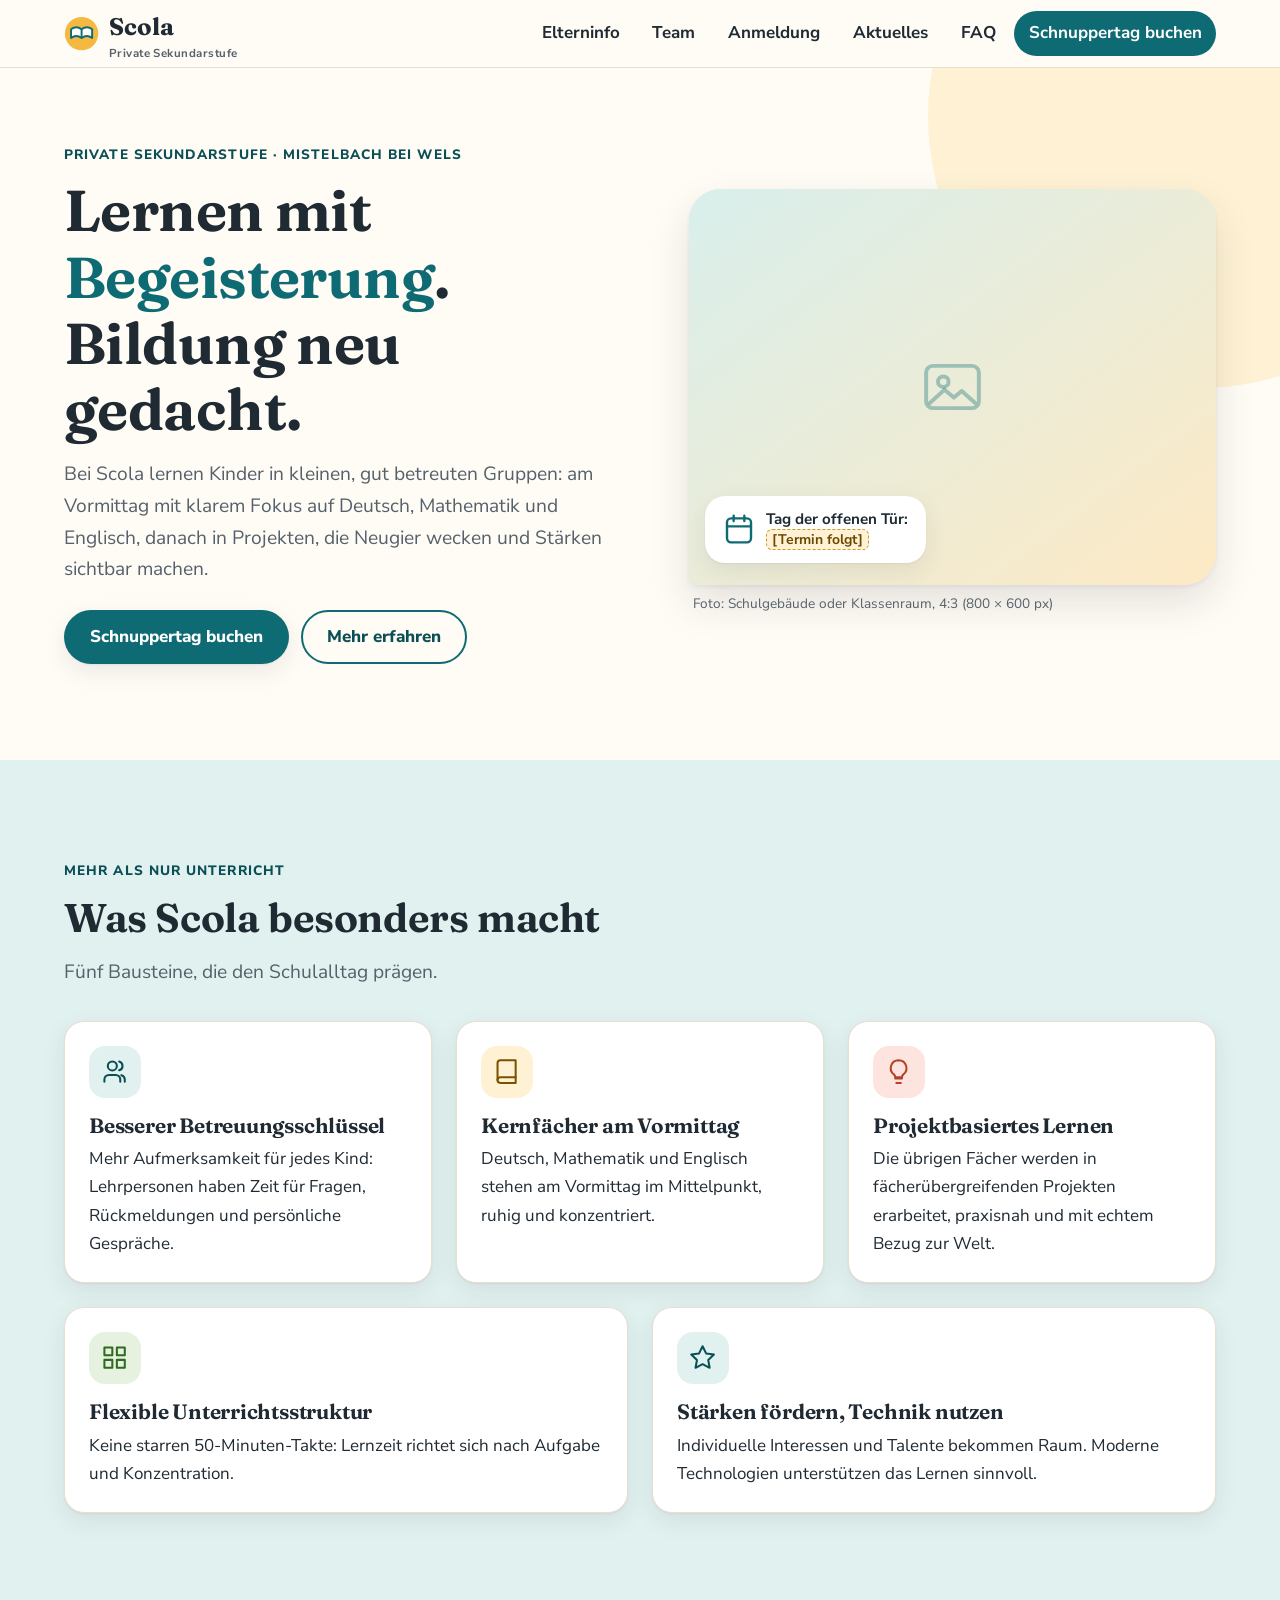
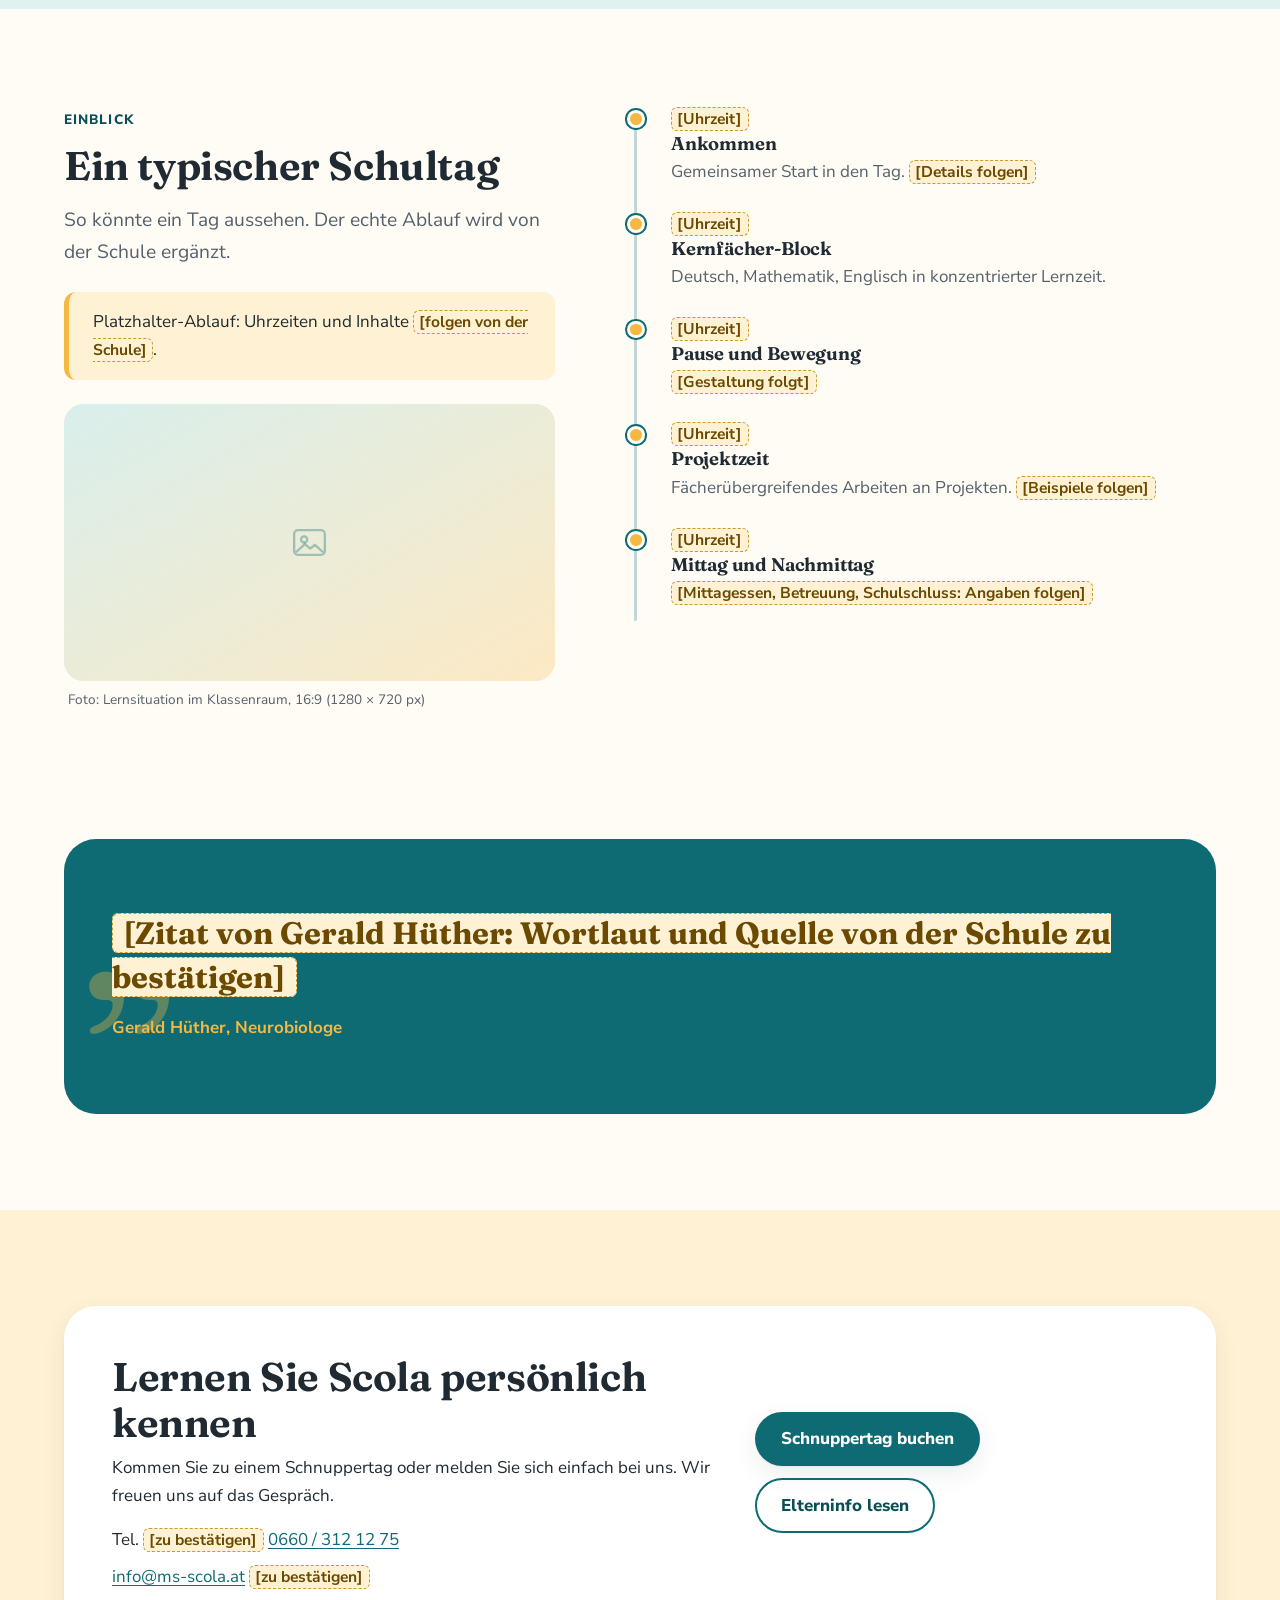
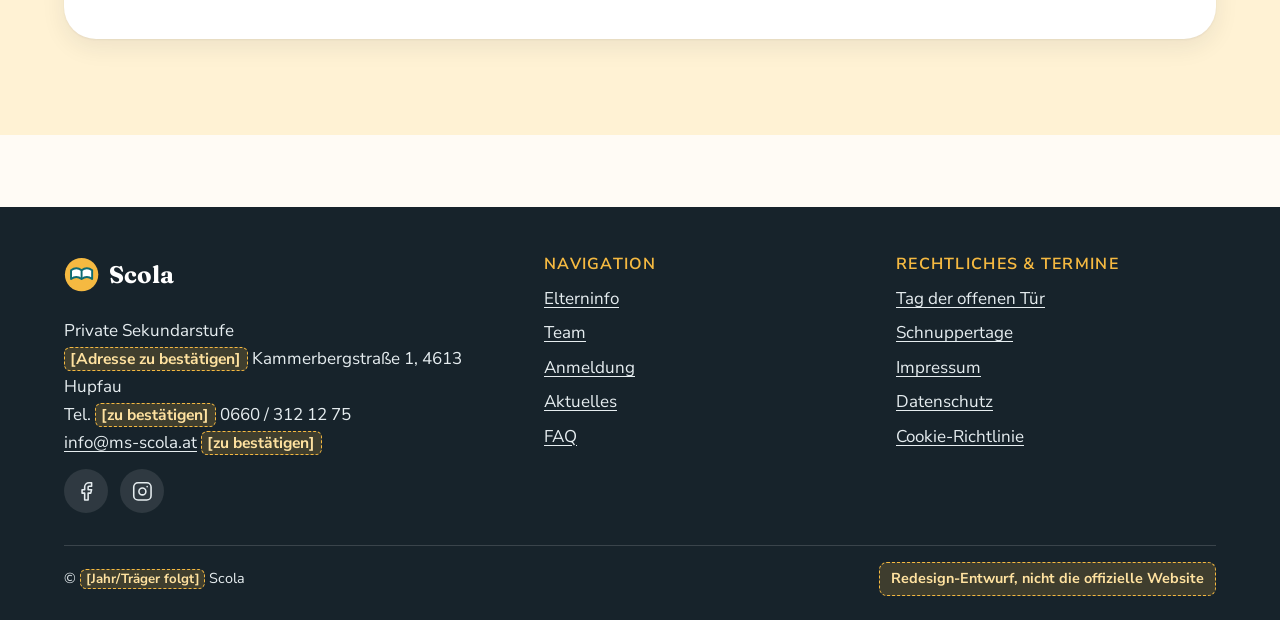
<file: scola-entwurf/index.html>
<!doctype html>
<html lang="de-AT">
<head>
  <meta charset="utf-8">
  <meta name="viewport" content="width=device-width, initial-scale=1">
  <title>Scola – Lernen mit Begeisterung in Mistelbach bei Wels</title>
  <meta name="description" content="Scola, die private Sekundarstufe in Mistelbach bei Wels: Lernen mit Begeisterung, kleine Gruppen, projektbasiertes Lernen. Redesign-Entwurf.">
  <meta name="robots" content="noindex, nofollow">
  <meta name="theme-color" content="#0e6b73">
  <meta property="og:type" content="website">
  <meta property="og:locale" content="de_AT">
  <meta property="og:site_name" content="Scola – Private Sekundarstufe Mistelbach bei Wels">
  <meta property="og:title" content="Scola – Lernen mit Begeisterung in Mistelbach bei Wels">
  <meta property="og:description" content="Scola, die private Sekundarstufe in Mistelbach bei Wels: Lernen mit Begeisterung, kleine Gruppen, projektbasiertes Lernen. Redesign-Entwurf.">
  <link rel="icon" href="data:image/svg+xml,%3Csvg xmlns='http://www.w3.org/2000/svg' viewBox='0 0 40 40'%3E%3Ccircle cx='20' cy='20' r='19' fill='%23f5b941'/%3E%3C/svg%3E">
  <link rel="preload" href="assets/fonts/fraunces-latin-wght-normal.woff2" as="font" type="font/woff2" crossorigin>
  <link rel="preload" href="assets/fonts/nunito-sans-latin-wght-normal.woff2" as="font" type="font/woff2" crossorigin>
  <link rel="stylesheet" href="assets/css/styles.css">
  <script>document.documentElement.classList.add("js")</script>
</head>
<body>
<a class="skip-link" href="#inhalt">Zum Inhalt springen</a>
<header class="site-header">
  <div class="container">
    <a class="brand" href="index.html" aria-label="Scola – Startseite"><svg viewBox="0 0 40 40" aria-hidden="true" focusable="false"><circle cx="20" cy="20" r="19" fill="#f5b941"/><path d="M8 25c4-3 8-3 12 0 4-3 8-3 12 0v-10c-4-3-8-3-12 0-4-3-8-3-12 0z" fill="#fff" stroke="#0e6b73" stroke-width="2.2" stroke-linejoin="round"/><path d="M20 15v10" stroke="#0e6b73" stroke-width="2.2"/></svg><span>Scola<br><small>Private Sekundarstufe</small></span></a>
    <button class="nav-toggle" type="button" aria-expanded="false" aria-controls="site-nav"><span class="nav-toggle-bars" aria-hidden="true"></span><span class="nav-toggle-label">Menü</span></button>
    <nav id="site-nav" class="site-nav" aria-label="Hauptnavigation" data-open="false">
      <ul class="nav-list"><li><a href="elterninfo/index.html">Elterninfo</a></li><li><a href="team/index.html">Team</a></li><li><a href="anmeldung/index.html">Anmeldung</a></li><li><a href="aktuelles/index.html">Aktuelles</a></li><li><a href="faq/index.html">FAQ</a></li><li class="nav-cta"><a href="anmeldung/index.html#schnuppertag">Schnuppertag buchen</a></li></ul>
    </nav>
  </div>
</header>
<main id="inhalt">

<section class="hero" aria-labelledby="hero-titel">
  <div class="container">
    <div>
      <span class="eyebrow">Private Sekundarstufe · Mistelbach bei Wels</span>
      <h1 id="hero-titel">Lernen mit <span class="accent">Begeisterung</span>. Bildung neu gedacht.</h1>
      <p class="lead">Bei Scola lernen Kinder in kleinen, gut betreuten Gruppen: am Vormittag mit klarem Fokus auf Deutsch, Mathematik und Englisch, danach in Projekten, die Neugier wecken und Stärken sichtbar machen.</p>
      <div class="btn-row">
        <a class="btn btn--primary" href="anmeldung/index.html#schnuppertag">Schnuppertag buchen</a>
        <a class="btn btn--ghost" href="#vorteile">Mehr erfahren</a>
      </div>
    </div>
    <div class="hero-media">
      <figure class="img"><div class="frame"><img src="assets/img/ph-4x3.svg" width="800" height="600" alt="Platzhalter für ein Foto des Schulgebäudes" decoding="async"></div><figcaption>Foto: Schulgebäude oder Klassenraum, 4:3 (800 × 600 px)</figcaption></figure>
      <div class="badge"><svg viewBox="0 0 24 24" aria-hidden="true" focusable="false"><rect x="3" y="4" width="18" height="18" rx="3"/><path d="M16 2v4M8 2v4M3 10h18"/></svg><span>Tag der offenen Tür:<br><span class="ph">[Termin folgt]</span></span></div>
    </div>
  </div>
</section>

<section class="section section--tint" id="vorteile" aria-labelledby="vorteile-titel">
  <div class="container">
    <div class="section-head reveal">
      <span class="eyebrow">Mehr als nur Unterricht</span>
      <h2 id="vorteile-titel">Was Scola besonders macht</h2>
      <p class="lead">Fünf Bausteine, die den Schulalltag prägen.</p>
    </div>
    <div class="grid grid--5">
      <article class="card reveal"><div class="icon icon--teal"><svg viewBox="0 0 24 24" aria-hidden="true" focusable="false"><path d="M17 21v-2a4 4 0 0 0-4-4H7a4 4 0 0 0-4 4v2"/><circle cx="10" cy="7" r="4"/><path d="M21 21v-2a4 4 0 0 0-3-3.87M16 3.13a4 4 0 0 1 0 7.75"/></svg></div><h3>Besserer Betreuungsschlüssel</h3><p>Mehr Aufmerksamkeit für jedes Kind: Lehrpersonen haben Zeit für Fragen, Rückmeldungen und persönliche Gespräche.</p></article>
      <article class="card reveal" style="--d:.08s"><div class="icon icon--sun"><svg viewBox="0 0 24 24" aria-hidden="true" focusable="false"><path d="M4 19.5A2.5 2.5 0 0 1 6.5 17H20"/><path d="M6.5 2H20v20H6.5A2.5 2.5 0 0 1 4 19.5v-15A2.5 2.5 0 0 1 6.5 2z"/></svg></div><h3>Kernfächer am Vormittag</h3><p>Deutsch, Mathematik und Englisch stehen am Vormittag im Mittelpunkt, ruhig und konzentriert.</p></article>
      <article class="card reveal" style="--d:.16s"><div class="icon icon--coral"><svg viewBox="0 0 24 24" aria-hidden="true" focusable="false"><path d="M9 18h6M10 22h4"/><path d="M12 2a7 7 0 0 0-4 12.7c.6.5 1 1.3 1 2.3h6c0-1 .4-1.8 1-2.3A7 7 0 0 0 12 2z"/></svg></div><h3>Projektbasiertes Lernen</h3><p>Die übrigen Fächer werden in fächerübergreifenden Projekten erarbeitet, praxisnah und mit echtem Bezug zur Welt.</p></article>
      <article class="card reveal"><div class="icon icon--leaf"><svg viewBox="0 0 24 24" aria-hidden="true" focusable="false"><path d="M3 3h7v7H3zM14 3h7v7h-7zM14 14h7v7h-7zM3 14h7v7H3z"/></svg></div><h3>Flexible Unterrichtsstruktur</h3><p>Keine starren 50-Minuten-Takte: Lernzeit richtet sich nach Aufgabe und Konzentration.</p></article>
      <article class="card reveal" style="--d:.08s"><div class="icon icon--teal"><svg viewBox="0 0 24 24" aria-hidden="true" focusable="false"><path d="M12 2l3.1 6.3 6.9 1-5 4.9 1.2 6.8L12 17.8 5.8 21l1.2-6.8-5-4.9 6.9-1z"/></svg></div><h3>Stärken fördern, Technik nutzen</h3><p>Individuelle Interessen und Talente bekommen Raum. Moderne Technologien unterstützen das Lernen sinnvoll.</p></article>
    </div>
  </div>
</section>

<section class="section" id="schultag" aria-labelledby="schultag-titel">
  <div class="container split">
    <div class="section-head reveal">
      <span class="eyebrow">Einblick</span>
      <h2 id="schultag-titel">Ein typischer Schultag</h2>
      <p class="lead">So könnte ein Tag aussehen. Der echte Ablauf wird von der Schule ergänzt.</p>
      <div class="notice">Platzhalter-Ablauf: Uhrzeiten und Inhalte <span class="ph">[folgen von der Schule]</span>.</div>
      <figure class="img"><div class="frame"><img src="assets/img/ph-16x9.svg" width="1280" height="720" alt="Platzhalter für ein Foto aus dem Schulalltag" loading="lazy" decoding="async"></div><figcaption>Foto: Lernsituation im Klassenraum, 16:9 (1280 × 720 px)</figcaption></figure>
    </div>
    <ol class="timeline">
      <li class="reveal"><time><span class="ph">[Uhrzeit]</span></time><h3>Ankommen</h3><p>Gemeinsamer Start in den Tag. <span class="ph">[Details folgen]</span></p></li>
      <li class="reveal"><time><span class="ph">[Uhrzeit]</span></time><h3>Kernfächer-Block</h3><p>Deutsch, Mathematik, Englisch in konzentrierter Lernzeit.</p></li>
      <li class="reveal"><time><span class="ph">[Uhrzeit]</span></time><h3>Pause und Bewegung</h3><p><span class="ph">[Gestaltung folgt]</span></p></li>
      <li class="reveal"><time><span class="ph">[Uhrzeit]</span></time><h3>Projektzeit</h3><p>Fächerübergreifendes Arbeiten an Projekten. <span class="ph">[Beispiele folgen]</span></p></li>
      <li class="reveal"><time><span class="ph">[Uhrzeit]</span></time><h3>Mittag und Nachmittag</h3><p><span class="ph">[Mittagessen, Betreuung, Schulschluss: Angaben folgen]</span></p></li>
    </ol>
  </div>
</section>

<section class="section" style="padding-top:0" aria-label="Zitat">
  <div class="container reveal">
    <div class="quote">
      <blockquote>
        <p><span class="ph">[Zitat von Gerald Hüther: Wortlaut und Quelle von der Schule zu bestätigen]</span></p>
        <footer>Gerald Hüther, Neurobiologe</footer>
      </blockquote>
    </div>
  </div>
</section>

<section class="section section--sun" aria-labelledby="kontakt-titel">
  <div class="container reveal">
    <div class="cta-band" style="background:var(--c-surface);box-shadow:var(--shadow)">
      <div>
        <h2 id="kontakt-titel">Lernen Sie Scola persönlich kennen</h2>
        <p>Kommen Sie zu einem Schnuppertag oder melden Sie sich einfach bei uns. Wir freuen uns auf das Gespräch.</p>
        <ul class="contact-list" style="margin-top:1rem">
          <li>Tel. <span class="ph">[zu bestätigen]</span> <a href="tel:+436603121275">0660 / 312 12 75</a></li>
          <li><a href="mailto:info@ms-scola.at">info@ms-scola.at</a> <span class="ph">[zu bestätigen]</span></li>
        </ul>
      </div>
      <div class="btn-row" style="margin:0">
        <a class="btn btn--primary" href="anmeldung/index.html#schnuppertag">Schnuppertag buchen</a>
        <a class="btn btn--ghost" href="elterninfo/index.html">Elterninfo lesen</a>
      </div>
    </div>
  </div>
</section>
</main>
<footer class="site-footer">
  <div class="container">
    <div class="footer-grid">
      <div>
        <a class="brand" href="index.html"><svg viewBox="0 0 40 40" aria-hidden="true" focusable="false"><circle cx="20" cy="20" r="19" fill="#f5b941"/><path d="M8 25c4-3 8-3 12 0 4-3 8-3 12 0v-10c-4-3-8-3-12 0-4-3-8-3-12 0z" fill="#fff" stroke="#0e6b73" stroke-width="2.2" stroke-linejoin="round"/><path d="M20 15v10" stroke="#0e6b73" stroke-width="2.2"/></svg><span>Scola</span></a>
        <address style="font-style:normal;margin-top:1rem">
          Private Sekundarstufe<br>
          <span class="ph">[Adresse zu bestätigen]</span> Kammerbergstraße 1, 4613 Hupfau<br>
          Tel. <span class="ph">[zu bestätigen]</span> 0660 / 312 12 75<br>
          <a href="mailto:info@ms-scola.at">info@ms-scola.at</a> <span class="ph">[zu bestätigen]</span>
        </address>
        <div class="social">
          <a href="#" aria-label="Facebook ([Link folgt])" title="Facebook [Link folgt]"><svg viewBox="0 0 24 24" aria-hidden="true" focusable="false"><path d="M18 2h-3a5 5 0 0 0-5 5v3H7v4h3v8h4v-8h3l1-4h-4V7a1 1 0 0 1 1-1h3z"/></svg></a>
          <a href="#" aria-label="Instagram ([Link folgt])" title="Instagram [Link folgt]"><svg viewBox="0 0 24 24" aria-hidden="true" focusable="false"><rect x="2" y="2" width="20" height="20" rx="5"/><circle cx="12" cy="12" r="4"/><path d="M17.5 6.5h.01"/></svg></a>
        </div>
      </div>
      <div>
        <h2>Navigation</h2>
        <ul><li><a href="elterninfo/index.html">Elterninfo</a></li><li><a href="team/index.html">Team</a></li><li><a href="anmeldung/index.html">Anmeldung</a></li><li><a href="aktuelles/index.html">Aktuelles</a></li><li><a href="faq/index.html">FAQ</a></li></ul>
      </div>
      <div>
        <h2>Rechtliches &amp; Termine</h2>
        <ul>
          <li><a href="anmeldung/index.html#offene-tuer">Tag der offenen Tür</a></li>
          <li><a href="anmeldung/index.html#schnuppertag">Schnuppertage</a></li>
          <li><a href="impressum/index.html">Impressum</a></li>
          <li><a href="datenschutz/index.html">Datenschutz</a></li>
          <li><a href="datenschutz/index.html#cookies">Cookie-Richtlinie</a></li>
        </ul>
      </div>
    </div>
    <div class="footer-bottom">
      <span>© <span class="ph">[Jahr/Träger folgt]</span> Scola</span>
      <span class="draft-note">Redesign-Entwurf, nicht die offizielle Website</span>
    </div>
  </div>
</footer>
<script src="assets/js/main.js" defer></script>
</body>
</html>
</file>
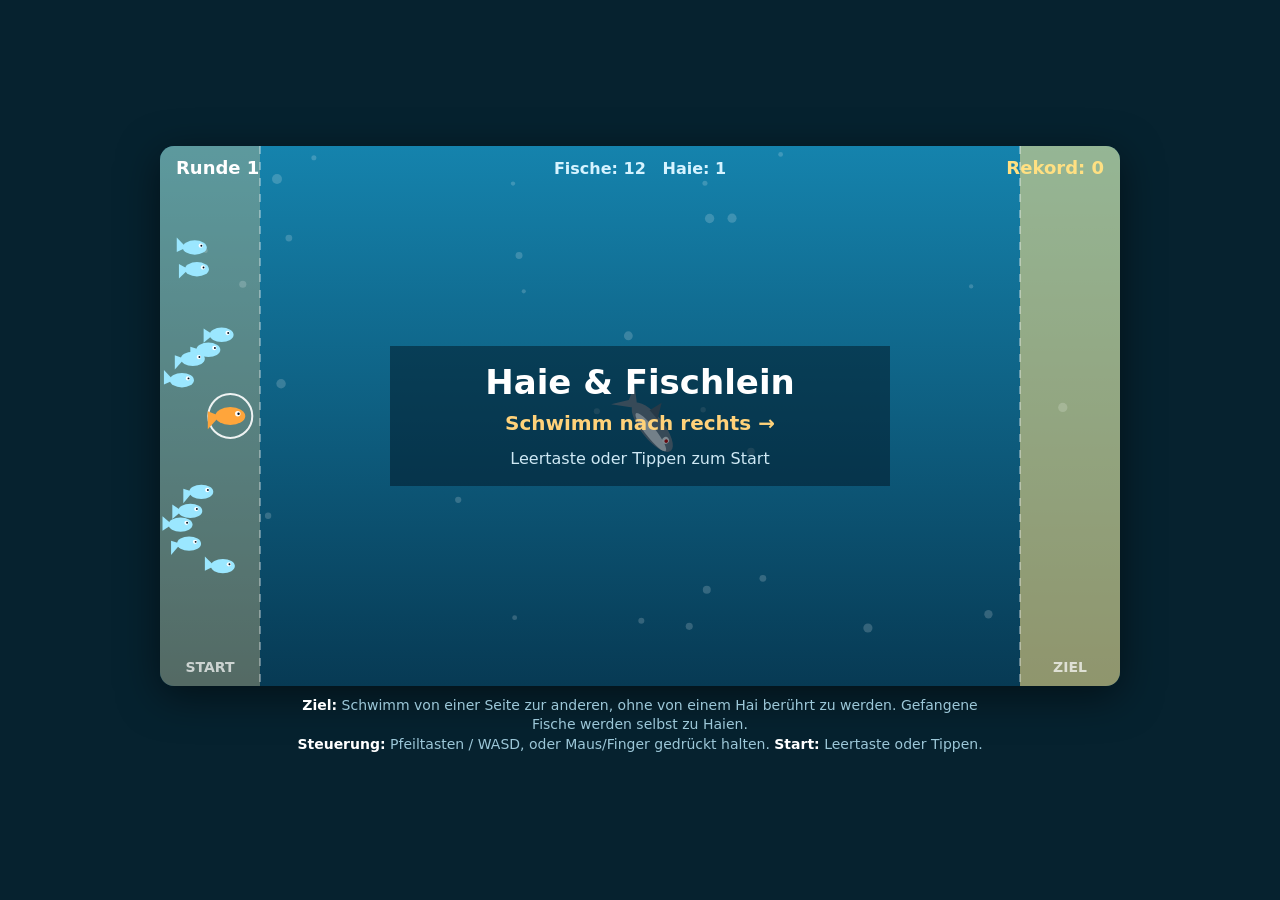
<file: sharks-minnows/index.html>
<!doctype html>
<html lang="de">
<head>
<meta charset="utf-8">
<meta name="viewport" content="width=device-width, initial-scale=1, user-scalable=no">
<title>Haie &amp; Fischlein</title>
<style>
  :root { color-scheme: dark; }
  html, body { margin: 0; height: 100%; background: #06222f; font-family: system-ui, sans-serif; }
  body { display: flex; flex-direction: column; align-items: center; justify-content: center; gap: 10px; padding: 12px; box-sizing: border-box; }
  canvas { width: min(100%, 960px); height: auto; aspect-ratio: 960 / 540; border-radius: 14px; touch-action: none; background: #0a4a66; box-shadow: 0 10px 40px rgba(0,0,0,.5); }
  p { color: #9cc7d8; margin: 0; font-size: 14px; text-align: center; max-width: 720px; line-height: 1.4; }
  b { color: #fff; }
</style>
</head>
<body>
<canvas id="c" width="960" height="540" aria-label="Spielfeld"></canvas>
<p><b>Ziel:</b> Schwimm von einer Seite zur anderen, ohne von einem Hai berührt zu werden. Gefangene Fische werden selbst zu Haien.<br>
<b>Steuerung:</b> Pfeiltasten / WASD, oder Maus/Finger gedrückt halten. <b>Start:</b> Leertaste oder Tippen.</p>

<script>
(() => {
'use strict';

// ---------- Konstanten ----------
const W = 960, H = 540, SAFE = 100;
const PLAYER_SPEED = 185;
const AI_MINNOWS = 11;
const MINNOW_R = 9, SHARK_R = 17, TAG_DIST = 18;

const canvas = document.getElementById('c');
const ctx = canvas.getContext('2d');

// ---------- Highscore (localStorage kann fehlen/blockiert sein) ----------
let best = 0;
try { best = parseInt(localStorage.getItem('sm_best') || '0', 10) || 0; } catch (e) {}
function saveBest() { try { localStorage.setItem('sm_best', String(best)); } catch (e) {} }

// ---------- Zustand ----------
let state = 'ready';         // ready | run | settle | over
let round = 1;
let dir = 1;                 // +1 = links -> rechts, -1 = rechts -> links
let minnows = [], sharks = [], bubbles = [];
let player = null;
let settleT = 0, flash = 0, banner = '', bannerT = 0;

const rand = (a, b) => a + Math.random() * (b - a);
const clamp = (v, a, b) => Math.max(a, Math.min(b, v));
const inSafe = x => x < SAFE || x > W - SAFE;
const inGoal = x => dir === 1 ? x > W - SAFE : x < SAFE;

function startX() { return dir === 1 ? rand(18, SAFE - 18) : rand(W - SAFE + 18, W - 18); }

function makeMinnow(isPlayer) {
  return { x: startX(), y: rand(30, H - 30), vx: 0, vy: 0, ang: dir === 1 ? 0 : Math.PI,
           player: isPlayer, alive: true, wait: 0, ty: rand(40, H - 40), ph: rand(0, 6.28) };
}
function makeShark(x, y, stun = 0) {
  return { x, y, vx: 0, vy: 0, ang: rand(0, 6.28), stun, ph: rand(0, 6.28) };
}

function newGame() {
  round = 1; dir = 1; flash = 0;
  minnows = []; sharks = [];
  player = makeMinnow(true); player.y = H / 2;
  minnows.push(player);
  for (let i = 0; i < AI_MINNOWS; i++) minnows.push(makeMinnow(false));
  sharks.push(makeShark(W / 2, H / 2));
  state = 'ready';
}

function ensureSharkCount() {
  // Mindestens so viele Haie, dass es von Runde zu Runde schwerer wird.
  const want = Math.min(1 + Math.floor((round - 1) / 2), 6);
  while (sharks.length < want) {
    sharks.push(makeShark(rand(SAFE + 60, W - SAFE - 60), rand(40, H - 40)));
  }
}

function beginRound() {
  state = 'run';
  for (const m of minnows) if (!m.player) m.wait = rand(0, 1.4);
  for (const m of minnows) m.ty = rand(40, H - 40);
}

function endRoundPrep() {
  // Alle Überlebenden stehen jetzt in der Zielzone -> nächste Runde in Gegenrichtung.
  for (const m of minnows) {
    if (!inGoal(m.x)) m.x = dir === 1 ? rand(W - SAFE + 18, W - 18) : rand(18, SAFE - 18);
    m.vx = m.vy = 0;
  }
  dir = -dir;
  round++;
  ensureSharkCount();
  state = 'ready';
}

// ---------- Eingabe ----------
const keys = {};
let pointer = null;
addEventListener('keydown', e => {
  if (['ArrowUp','ArrowDown','ArrowLeft','ArrowRight',' '].includes(e.key)) e.preventDefault();
  keys[e.key.toLowerCase()] = true;
  if (e.key === ' ' || e.key === 'Enter') action();
});
addEventListener('keyup', e => { keys[e.key.toLowerCase()] = false; });

function canvasPos(e) {
  const r = canvas.getBoundingClientRect();
  return { x: (e.clientX - r.left) * W / r.width, y: (e.clientY - r.top) * H / r.height };
}
canvas.addEventListener('pointerdown', e => {
  canvas.setPointerCapture(e.pointerId);
  pointer = canvasPos(e);
  action();
});
canvas.addEventListener('pointermove', e => { if (pointer) pointer = canvasPos(e); });
const release = () => { pointer = null; };
canvas.addEventListener('pointerup', release);
canvas.addEventListener('pointercancel', release);

function action() {
  if (state === 'ready') beginRound();
  else if (state === 'over') newGame();
}

function playerInput() {
  let dx = 0, dy = 0;
  if (keys['arrowleft'] || keys['a']) dx -= 1;
  if (keys['arrowright'] || keys['d']) dx += 1;
  if (keys['arrowup'] || keys['w']) dy -= 1;
  if (keys['arrowdown'] || keys['s']) dy += 1;
  if (!dx && !dy && pointer) {
    const ox = pointer.x - player.x, oy = pointer.y - player.y;
    const d = Math.hypot(ox, oy);
    if (d > 6) { dx = ox / d; dy = oy / d; }
  }
  const l = Math.hypot(dx, dy);
  return l ? { x: dx / l, y: dy / l } : { x: 0, y: 0 };
}

// ---------- Simulation ----------
function steerMinnow(m, dt) {
  if (m.wait > 0) { m.wait -= dt; return; }
  let tx = dir, ty = clamp((m.ty - m.y) / 160, -0.8, 0.8);
  for (const s of sharks) {
    const dx = m.x - s.x, dy = m.y - s.y, d = Math.hypot(dx, dy);
    if (d < 120 && d > 0.1) {
      const k = (1 - d / 120) * 3.2;
      tx += dx / d * k; ty += dy / d * k;
    }
  }
  // Wände meiden
  if (m.y < 30) ty += 1; if (m.y > H - 30) ty -= 1;
  const l = Math.hypot(tx, ty) || 1;
  const sp = 140 + (m.ph % 1) * 25;
  m.vx += (tx / l * sp - m.vx) * Math.min(1, dt * 6);
  m.vy += (ty / l * sp - m.vy) * Math.min(1, dt * 6);
}

function steerShark(s, dt) {
  if (s.stun > 0) { s.stun -= dt; s.vx *= 0.9; s.vy *= 0.9; return; }
  let best = null, bd = 1e9;
  for (const m of minnows) {
    if (!m.alive || inSafe(m.x)) continue;
    let d = Math.hypot(m.x - s.x, m.y - s.y);
    if (m.player) d *= 0.8;               // Spieler wird leicht bevorzugt gejagt
    if (d < bd) { bd = d; best = m; }
  }
  let tx, ty;
  if (best) {
    const lead = Math.min(0.35, bd / 600);
    tx = best.x + best.vx * lead - s.x;
    ty = best.y + best.vy * lead - s.y;
  } else {                                 // niemand im Wasser: im Kreis patrouillieren
    s.ph += dt;
    tx = W / 2 + Math.cos(s.ph) * 220 - s.x;
    ty = H / 2 + Math.sin(s.ph * 1.3) * 160 - s.y;
  }
  // Haie nicht stapeln
  for (const o of sharks) {
    if (o === s) continue;
    const dx = s.x - o.x, dy = s.y - o.y, d = Math.hypot(dx, dy);
    if (d < 50 && d > 0.1) { tx += dx / d * 60; ty += dy / d * 60; }
  }
  const l = Math.hypot(tx, ty) || 1;
  const sp = Math.min(118 + round * 4, 152);
  s.vx += (tx / l * sp - s.vx) * Math.min(1, dt * 4);
  s.vy += (ty / l * sp - s.vy) * Math.min(1, dt * 4);
}

function move(o, dt, minX, maxX) {
  o.x = clamp(o.x + o.vx * dt, minX, maxX);
  o.y = clamp(o.y + o.vy * dt, 14, H - 14);
  if (Math.hypot(o.vx, o.vy) > 12) {
    // Winkel weich nachführen, damit sich Fische nicht ruckartig drehen
    const target = Math.atan2(o.vy, o.vx);
    let diff = target - o.ang;
    while (diff > Math.PI) diff -= 6.2832;
    while (diff < -Math.PI) diff += 6.2832;
    o.ang += diff * Math.min(1, dt * 10);
  }
  o.ph += dt * (4 + Math.hypot(o.vx, o.vy) / 25);
}

function update(dt) {
  flash = Math.max(0, flash - dt);
  bannerT = Math.max(0, bannerT - dt);
  for (const b of bubbles) { b.y -= b.v * dt; if (b.y < -10) { b.y = H + 10; b.x = rand(0, W); } }

  if (state === 'ready' || state === 'over') {
    // Haie schwimmen gemächlich weiter, damit das Bild lebt
    for (const s of sharks) { steerShark(s, dt); move(s, dt, SAFE + 10, W - SAFE - 10); }
    return;
  }

  // Spieler
  if (player.alive) {
    const inp = playerInput();
    player.vx = inp.x * PLAYER_SPEED;
    player.vy = inp.y * PLAYER_SPEED;
  }
  for (const m of minnows) if (m.alive && !m.player) steerMinnow(m, dt);
  for (const m of minnows) if (m.alive) move(m, dt, 12, W - 12);
  for (const s of sharks) { steerShark(s, dt); move(s, dt, SAFE + 10, W - SAFE - 10); }

  // Fangen
  for (const s of sharks) {
    if (s.stun > 0) continue;
    for (const m of minnows) {
      if (!m.alive || inSafe(m.x)) continue;
      if (Math.hypot(m.x - s.x, m.y - s.y) < TAG_DIST) {
        m.alive = false;
        if (m.player) {
          state = 'over'; flash = 0.4;
          const done = round - 1;
          if (done > best) { best = done; saveBest(); }
        } else {
          sharks.push(makeShark(clamp(m.x, SAFE + 12, W - SAFE - 12), m.y, 0.8));
        }
      }
    }
  }
  minnows = minnows.filter(m => m.alive || m.player);
  if (state === 'over') return;

  // Runde geschafft?
  if (state === 'run' && inGoal(player.x)) {
    state = 'settle'; settleT = 0;
    banner = 'Runde ' + round + ' geschafft!'; bannerT = 1.6;
    const done = round;
    if (done > best) { best = done; saveBest(); }
  }
  if (state === 'settle') {
    settleT += dt;
    const transit = minnows.some(m => m.alive && !m.player && !inGoal(m.x));
    if (!transit || settleT > 5) endRoundPrep();
  }
}

// ---------- Zeichnen ----------
function drawFish(m, color, big) {
  const L = big ? 15 : 12;
  ctx.save();
  ctx.translate(m.x, m.y); ctx.rotate(m.ang);
  const wig = Math.sin(m.ph) * 0.35;
  ctx.fillStyle = color;
  ctx.beginPath(); ctx.moveTo(-L * 0.7, 0);                       // Schwanz
  ctx.lineTo(-L * 1.5, -L * 0.6 + wig * L); ctx.lineTo(-L * 1.5, L * 0.6 + wig * L);
  ctx.closePath(); ctx.fill();
  ctx.beginPath(); ctx.ellipse(0, 0, L, L * 0.6, 0, 0, 6.2832); ctx.fill();
  ctx.fillStyle = '#fff';
  ctx.beginPath(); ctx.arc(L * 0.5, -L * 0.15, L * 0.18, 0, 6.2832); ctx.fill();
  ctx.fillStyle = '#012';
  ctx.beginPath(); ctx.arc(L * 0.55, -L * 0.15, L * 0.08, 0, 6.2832); ctx.fill();
  ctx.restore();
}

function drawShark(s) {
  const L = 30, wig = Math.sin(s.ph) * 0.3;
  ctx.save();
  ctx.translate(s.x, s.y); ctx.rotate(s.ang);
  if (s.stun > 0) ctx.globalAlpha = 0.55;
  ctx.fillStyle = '#6f8190';
  ctx.beginPath(); ctx.moveTo(-L * 0.8, 0);                       // Schwanzflosse
  ctx.lineTo(-L * 1.45, -L * 0.5 + wig * L); ctx.lineTo(-L * 1.2, wig * L * 0.5); ctx.lineTo(-L * 1.45, L * 0.5 + wig * L);
  ctx.closePath(); ctx.fill();
  ctx.beginPath(); ctx.ellipse(0, 0, L, L * 0.38, 0, 0, 6.2832); ctx.fill();
  ctx.fillStyle = '#4e5f6c';                                      // Rückenflosse
  ctx.beginPath(); ctx.moveTo(-L * 0.1, -L * 0.3); ctx.lineTo(-L * 0.45, -L * 0.75); ctx.lineTo(-L * 0.5, -L * 0.28); ctx.fill();
  ctx.fillStyle = '#e8eef2';                                      // Bauch
  ctx.beginPath(); ctx.ellipse(L * 0.1, L * 0.14, L * 0.8, L * 0.17, 0, 0, 6.2832); ctx.fill();
  ctx.fillStyle = '#fff'; ctx.beginPath(); ctx.arc(L * 0.62, -L * 0.08, 3.4, 0, 6.2832); ctx.fill();
  ctx.fillStyle = '#c00'; ctx.beginPath(); ctx.arc(L * 0.65, -L * 0.08, 1.8, 0, 6.2832); ctx.fill();
  ctx.restore();
}

function text(str, x, y, size, color = '#fff', align = 'center', weight = '700') {
  ctx.font = weight + ' ' + size + 'px system-ui, sans-serif';
  ctx.textAlign = align; ctx.fillStyle = color;
  ctx.fillText(str, x, y);
}

function draw() {
  // Wasser
  const g = ctx.createLinearGradient(0, 0, 0, H);
  g.addColorStop(0, '#1583ad'); g.addColorStop(1, '#073a54');
  ctx.fillStyle = g; ctx.fillRect(0, 0, W, H);

  // Sicherheitszonen (Sand)
  for (const [x0, goal] of [[0, dir === -1], [W - SAFE, dir === 1]]) {
    ctx.fillStyle = goal ? 'rgba(255,224,130,.55)' : 'rgba(226,196,130,.35)';
    ctx.fillRect(x0, 0, SAFE, H);
  }
  ctx.strokeStyle = 'rgba(255,255,255,.35)'; ctx.setLineDash([8, 8]); ctx.lineWidth = 2;
  ctx.beginPath(); ctx.moveTo(SAFE, 0); ctx.lineTo(SAFE, H); ctx.moveTo(W - SAFE, 0); ctx.lineTo(W - SAFE, H); ctx.stroke();
  ctx.setLineDash([]);
  text(dir === 1 ? 'START' : 'ZIEL', SAFE / 2, H - 14, 14, 'rgba(255,255,255,.7)');
  text(dir === 1 ? 'ZIEL' : 'START', W - SAFE / 2, H - 14, 14, 'rgba(255,255,255,.7)');

  // Blasen
  ctx.fillStyle = 'rgba(255,255,255,.18)';
  for (const b of bubbles) { ctx.beginPath(); ctx.arc(b.x, b.y, b.r, 0, 6.2832); ctx.fill(); }

  // Fische, Spieler, Haie
  for (const m of minnows) if (!m.player) drawFish(m, '#9be7ff', false);
  for (const s of sharks) drawShark(s);
  if (player.alive) {
    ctx.strokeStyle = 'rgba(255,255,255,.9)'; ctx.lineWidth = 2;
    ctx.beginPath(); ctx.arc(player.x, player.y, 22, 0, 6.2832); ctx.stroke();
    drawFish(player, '#ffa53b', true);
  }

  // HUD
  const alive = minnows.length;
  text('Runde ' + round, 16, 28, 18, '#fff', 'left');
  text('Fische: ' + alive + '   Haie: ' + sharks.length, W / 2, 28, 16, '#d6f3ff');
  text('Rekord: ' + best, W - 16, 28, 18, '#ffe082', 'right');

  // Overlays
  if (state === 'ready') {
    ctx.fillStyle = 'rgba(0,20,35,.5)'; ctx.fillRect(W / 2 - 250, H / 2 - 70, 500, 140);
    text(round === 1 ? 'Haie & Fischlein' : 'Bereit für Runde ' + round + '?', W / 2, H / 2 - 22, 34);
    text(dir === 1 ? 'Schwimm nach rechts →' : '← Schwimm nach links', W / 2, H / 2 + 14, 20, '#ffd27a');
    text('Leertaste oder Tippen zum Start', W / 2, H / 2 + 48, 16, '#cfe9f5', 'center', '400');
  }
  if (bannerT > 0 && state !== 'over') text(banner, W / 2, 90, 30, '#ffe082');
  if (state === 'over') {
    ctx.fillStyle = 'rgba(30,0,0,.6)'; ctx.fillRect(0, 0, W, H);
    text('Gefressen!', W / 2, H / 2 - 40, 48, '#ff7a7a');
    text('Geschaffte Runden: ' + (round - 1), W / 2, H / 2 + 8, 24);
    text('Rekord: ' + best, W / 2, H / 2 + 40, 18, '#ffe082');
    text('Leertaste oder Tippen für neues Spiel', W / 2, H / 2 + 80, 16, '#ddd', 'center', '400');
  }
  if (flash > 0) { ctx.fillStyle = 'rgba(255,0,0,' + flash + ')'; ctx.fillRect(0, 0, W, H); }
}

// ---------- Loop ----------
for (let i = 0; i < 30; i++) bubbles.push({ x: rand(0, W), y: rand(0, H), r: rand(2, 5), v: rand(15, 45) });
newGame();

let last = performance.now();
function frame(now) {
  const dt = Math.min(0.05, (now - last) / 1000);   // große Pausen (Tab-Wechsel) abfangen
  last = now;
  update(dt);
  draw();
  requestAnimationFrame(frame);
}
requestAnimationFrame(frame);

// Für automatisierte Tests
window.__game = { get state() { return state; }, get round() { return round; }, action };
})();
</script>
</body>
</html>
</file>
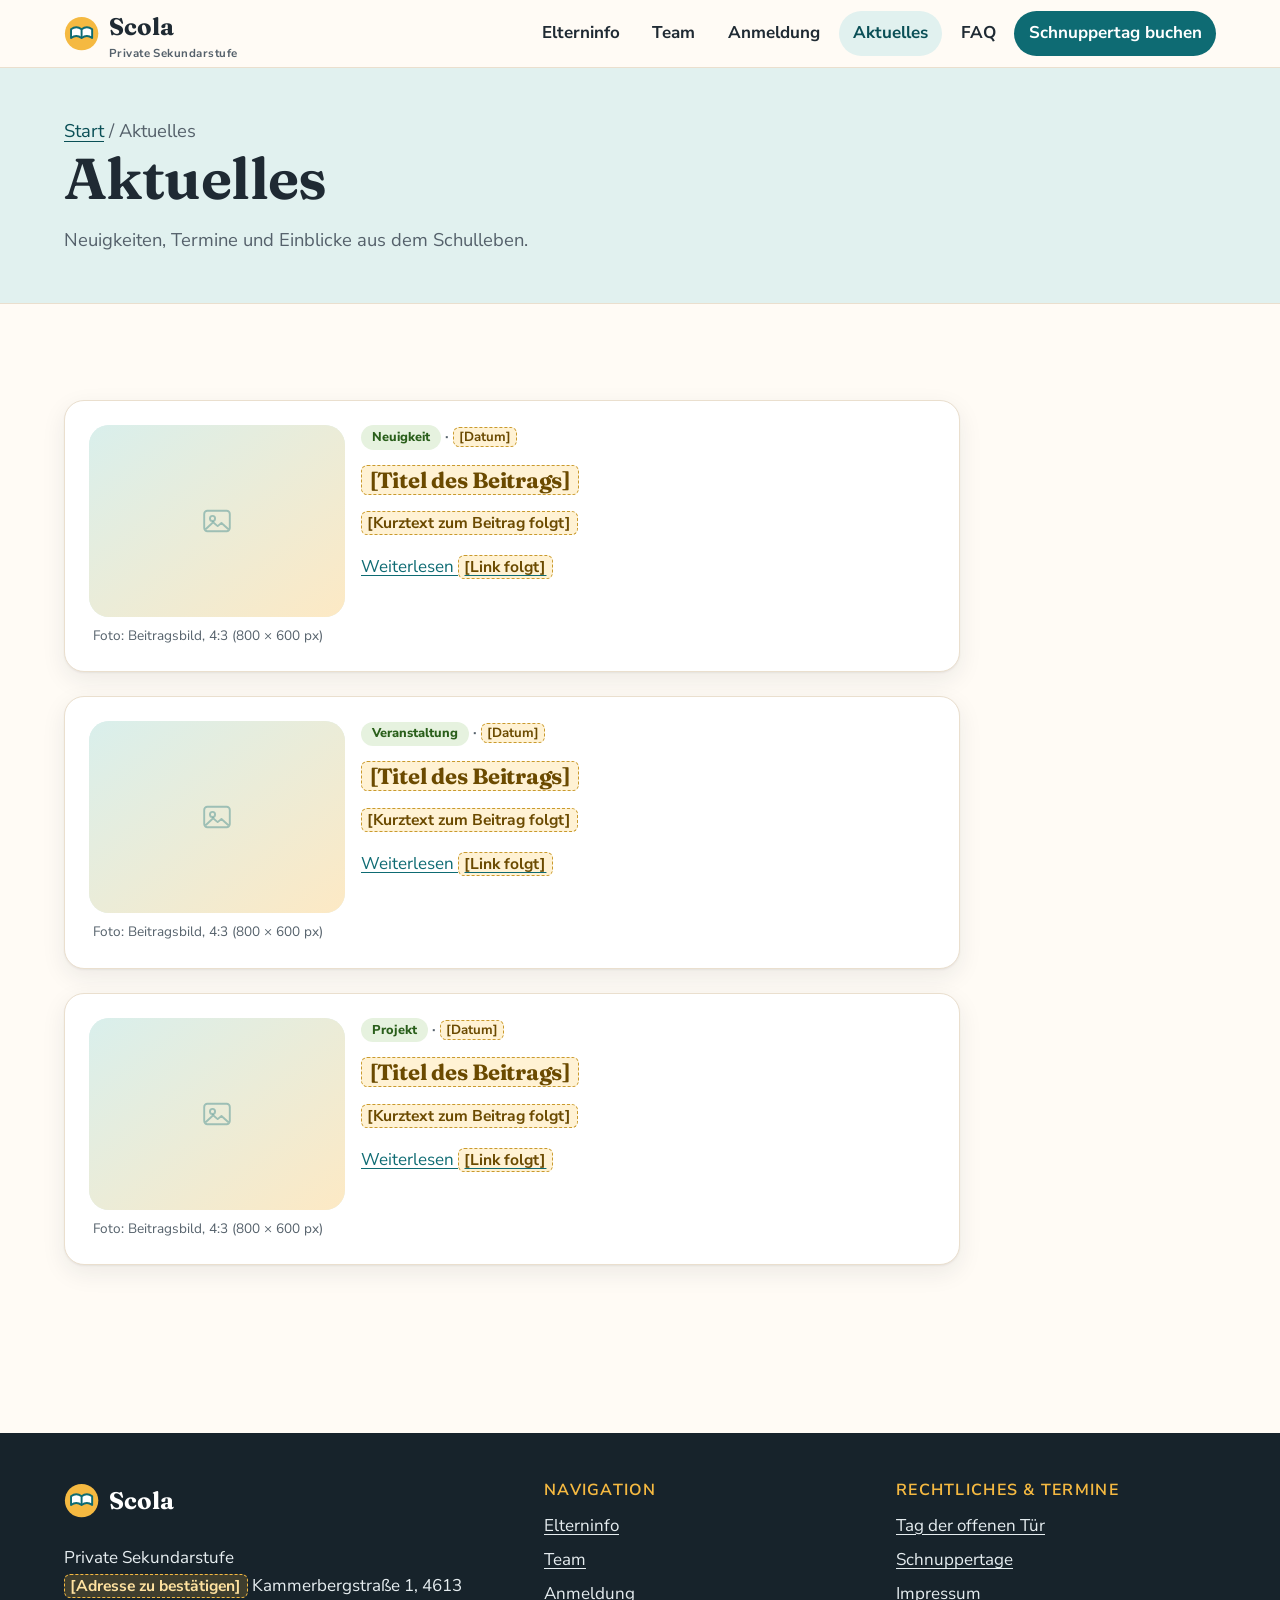
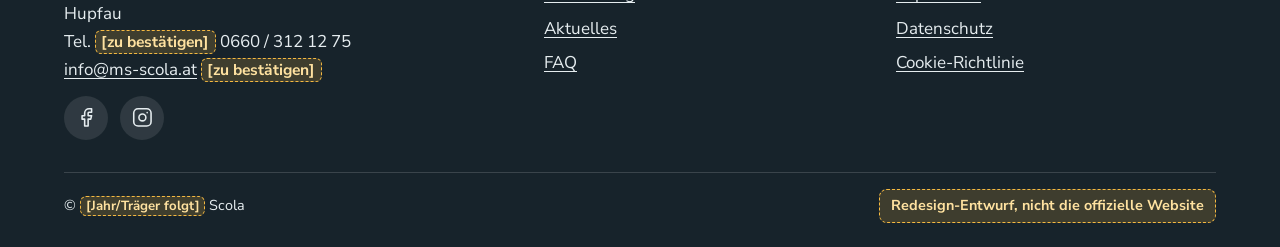
<file: scola-entwurf/aktuelles/index.html>
<!doctype html>
<html lang="de-AT">
<head>
  <meta charset="utf-8">
  <meta name="viewport" content="width=device-width, initial-scale=1">
  <title>Aktuelles – Scola</title>
  <meta name="description" content="Neuigkeiten und Termine der privaten Sekundarstufe Scola. Platzhalterbeiträge.">
  <meta name="robots" content="noindex, nofollow">
  <meta name="theme-color" content="#0e6b73">
  <meta property="og:type" content="website">
  <meta property="og:locale" content="de_AT">
  <meta property="og:site_name" content="Scola – Private Sekundarstufe Mistelbach bei Wels">
  <meta property="og:title" content="Aktuelles – Scola">
  <meta property="og:description" content="Neuigkeiten und Termine der privaten Sekundarstufe Scola. Platzhalterbeiträge.">
  <link rel="icon" href="data:image/svg+xml,%3Csvg xmlns='http://www.w3.org/2000/svg' viewBox='0 0 40 40'%3E%3Ccircle cx='20' cy='20' r='19' fill='%23f5b941'/%3E%3C/svg%3E">
  <link rel="preload" href="../assets/fonts/fraunces-latin-wght-normal.woff2" as="font" type="font/woff2" crossorigin>
  <link rel="preload" href="../assets/fonts/nunito-sans-latin-wght-normal.woff2" as="font" type="font/woff2" crossorigin>
  <link rel="stylesheet" href="../assets/css/styles.css">
  <script>document.documentElement.classList.add("js")</script>
</head>
<body>
<a class="skip-link" href="#inhalt">Zum Inhalt springen</a>
<header class="site-header">
  <div class="container">
    <a class="brand" href="../index.html" aria-label="Scola – Startseite"><svg viewBox="0 0 40 40" aria-hidden="true" focusable="false"><circle cx="20" cy="20" r="19" fill="#f5b941"/><path d="M8 25c4-3 8-3 12 0 4-3 8-3 12 0v-10c-4-3-8-3-12 0-4-3-8-3-12 0z" fill="#fff" stroke="#0e6b73" stroke-width="2.2" stroke-linejoin="round"/><path d="M20 15v10" stroke="#0e6b73" stroke-width="2.2"/></svg><span>Scola<br><small>Private Sekundarstufe</small></span></a>
    <button class="nav-toggle" type="button" aria-expanded="false" aria-controls="site-nav"><span class="nav-toggle-bars" aria-hidden="true"></span><span class="nav-toggle-label">Menü</span></button>
    <nav id="site-nav" class="site-nav" aria-label="Hauptnavigation" data-open="false">
      <ul class="nav-list"><li><a href="../elterninfo/index.html">Elterninfo</a></li><li><a href="../team/index.html">Team</a></li><li><a href="../anmeldung/index.html">Anmeldung</a></li><li><a href="../aktuelles/index.html" aria-current="page">Aktuelles</a></li><li><a href="../faq/index.html">FAQ</a></li><li class="nav-cta"><a href="../anmeldung/index.html#schnuppertag">Schnuppertag buchen</a></li></ul>
    </nav>
  </div>
</header>
<main id="inhalt">
<section class="page-hero"><div class="container">
  <p class="breadcrumb"><a href="../index.html">Start</a> / Aktuelles</p>
  <h1>Aktuelles</h1><p>Neuigkeiten, Termine und Einblicke aus dem Schulleben.</p></div></section>
<section class="section"><div class="container"><div class="grid" style="max-width:56rem"><article class="card news-item reveal">
  <figure class="img"><div class="frame"><img src="../assets/img/ph-4x3.svg" width="800" height="600" alt="Platzhalter für ein Beitragsbild 1" loading="lazy" decoding="async"></div><figcaption>Foto: Beitragsbild, 4:3 (800 × 600 px)</figcaption></figure>
  <div><p class="news-meta"><span class="tag">Neuigkeit</span> · <span class="ph">[Datum]</span></p><h2 style="font-size:1.5rem"><span class="ph">[Titel des Beitrags]</span></h2><p><span class="ph">[Kurztext zum Beitrag folgt]</span></p><a href="#">Weiterlesen <span class="ph">[Link folgt]</span></a></div></article><article class="card news-item reveal">
  <figure class="img"><div class="frame"><img src="../assets/img/ph-4x3.svg" width="800" height="600" alt="Platzhalter für ein Beitragsbild 2" loading="lazy" decoding="async"></div><figcaption>Foto: Beitragsbild, 4:3 (800 × 600 px)</figcaption></figure>
  <div><p class="news-meta"><span class="tag">Veranstaltung</span> · <span class="ph">[Datum]</span></p><h2 style="font-size:1.5rem"><span class="ph">[Titel des Beitrags]</span></h2><p><span class="ph">[Kurztext zum Beitrag folgt]</span></p><a href="#">Weiterlesen <span class="ph">[Link folgt]</span></a></div></article><article class="card news-item reveal">
  <figure class="img"><div class="frame"><img src="../assets/img/ph-4x3.svg" width="800" height="600" alt="Platzhalter für ein Beitragsbild 3" loading="lazy" decoding="async"></div><figcaption>Foto: Beitragsbild, 4:3 (800 × 600 px)</figcaption></figure>
  <div><p class="news-meta"><span class="tag">Projekt</span> · <span class="ph">[Datum]</span></p><h2 style="font-size:1.5rem"><span class="ph">[Titel des Beitrags]</span></h2><p><span class="ph">[Kurztext zum Beitrag folgt]</span></p><a href="#">Weiterlesen <span class="ph">[Link folgt]</span></a></div></article></div></div></section>
</main>
<footer class="site-footer">
  <div class="container">
    <div class="footer-grid">
      <div>
        <a class="brand" href="../index.html"><svg viewBox="0 0 40 40" aria-hidden="true" focusable="false"><circle cx="20" cy="20" r="19" fill="#f5b941"/><path d="M8 25c4-3 8-3 12 0 4-3 8-3 12 0v-10c-4-3-8-3-12 0-4-3-8-3-12 0z" fill="#fff" stroke="#0e6b73" stroke-width="2.2" stroke-linejoin="round"/><path d="M20 15v10" stroke="#0e6b73" stroke-width="2.2"/></svg><span>Scola</span></a>
        <address style="font-style:normal;margin-top:1rem">
          Private Sekundarstufe<br>
          <span class="ph">[Adresse zu bestätigen]</span> Kammerbergstraße 1, 4613 Hupfau<br>
          Tel. <span class="ph">[zu bestätigen]</span> 0660 / 312 12 75<br>
          <a href="mailto:info@ms-scola.at">info@ms-scola.at</a> <span class="ph">[zu bestätigen]</span>
        </address>
        <div class="social">
          <a href="#" aria-label="Facebook ([Link folgt])" title="Facebook [Link folgt]"><svg viewBox="0 0 24 24" aria-hidden="true" focusable="false"><path d="M18 2h-3a5 5 0 0 0-5 5v3H7v4h3v8h4v-8h3l1-4h-4V7a1 1 0 0 1 1-1h3z"/></svg></a>
          <a href="#" aria-label="Instagram ([Link folgt])" title="Instagram [Link folgt]"><svg viewBox="0 0 24 24" aria-hidden="true" focusable="false"><rect x="2" y="2" width="20" height="20" rx="5"/><circle cx="12" cy="12" r="4"/><path d="M17.5 6.5h.01"/></svg></a>
        </div>
      </div>
      <div>
        <h2>Navigation</h2>
        <ul><li><a href="../elterninfo/index.html">Elterninfo</a></li><li><a href="../team/index.html">Team</a></li><li><a href="../anmeldung/index.html">Anmeldung</a></li><li><a href="../aktuelles/index.html">Aktuelles</a></li><li><a href="../faq/index.html">FAQ</a></li></ul>
      </div>
      <div>
        <h2>Rechtliches &amp; Termine</h2>
        <ul>
          <li><a href="../anmeldung/index.html#offene-tuer">Tag der offenen Tür</a></li>
          <li><a href="../anmeldung/index.html#schnuppertag">Schnuppertage</a></li>
          <li><a href="../impressum/index.html">Impressum</a></li>
          <li><a href="../datenschutz/index.html">Datenschutz</a></li>
          <li><a href="../datenschutz/index.html#cookies">Cookie-Richtlinie</a></li>
        </ul>
      </div>
    </div>
    <div class="footer-bottom">
      <span>© <span class="ph">[Jahr/Träger folgt]</span> Scola</span>
      <span class="draft-note">Redesign-Entwurf, nicht die offizielle Website</span>
    </div>
  </div>
</footer>
<script src="../assets/js/main.js" defer></script>
</body>
</html>
</file>
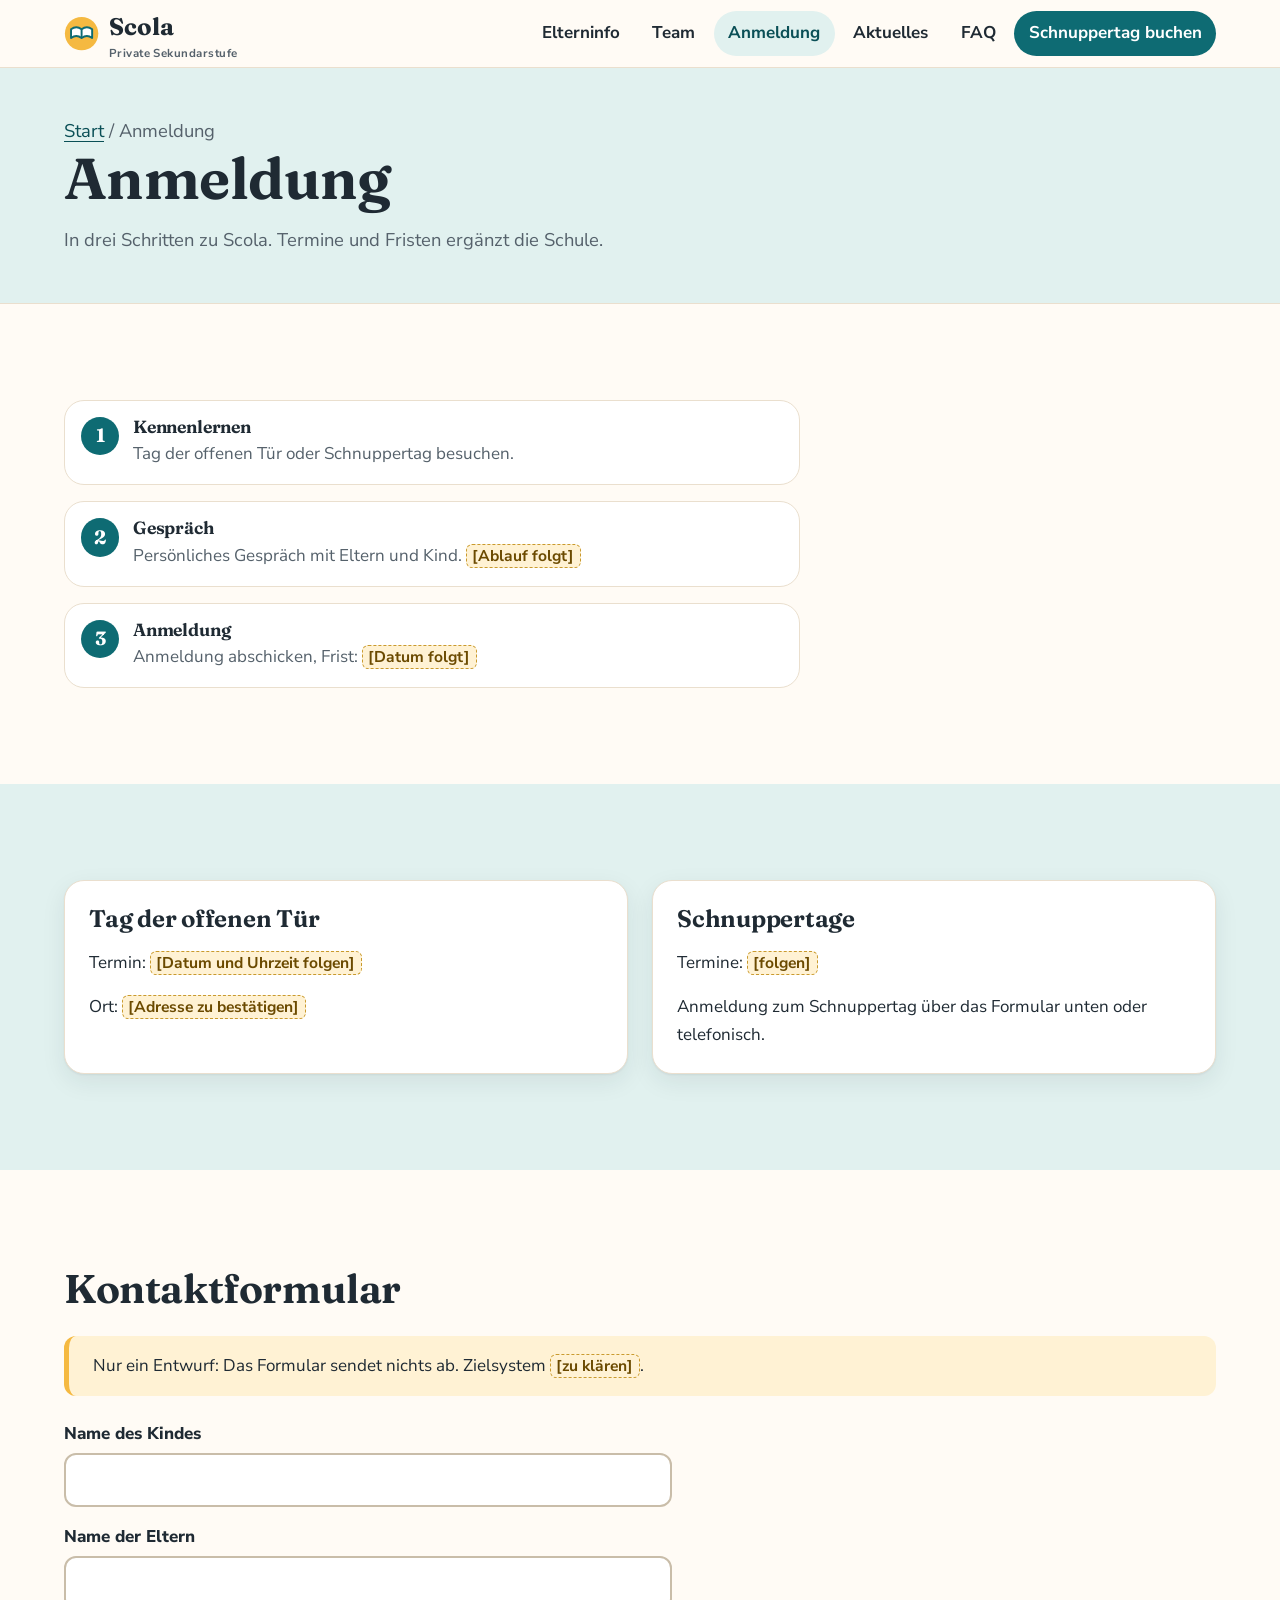
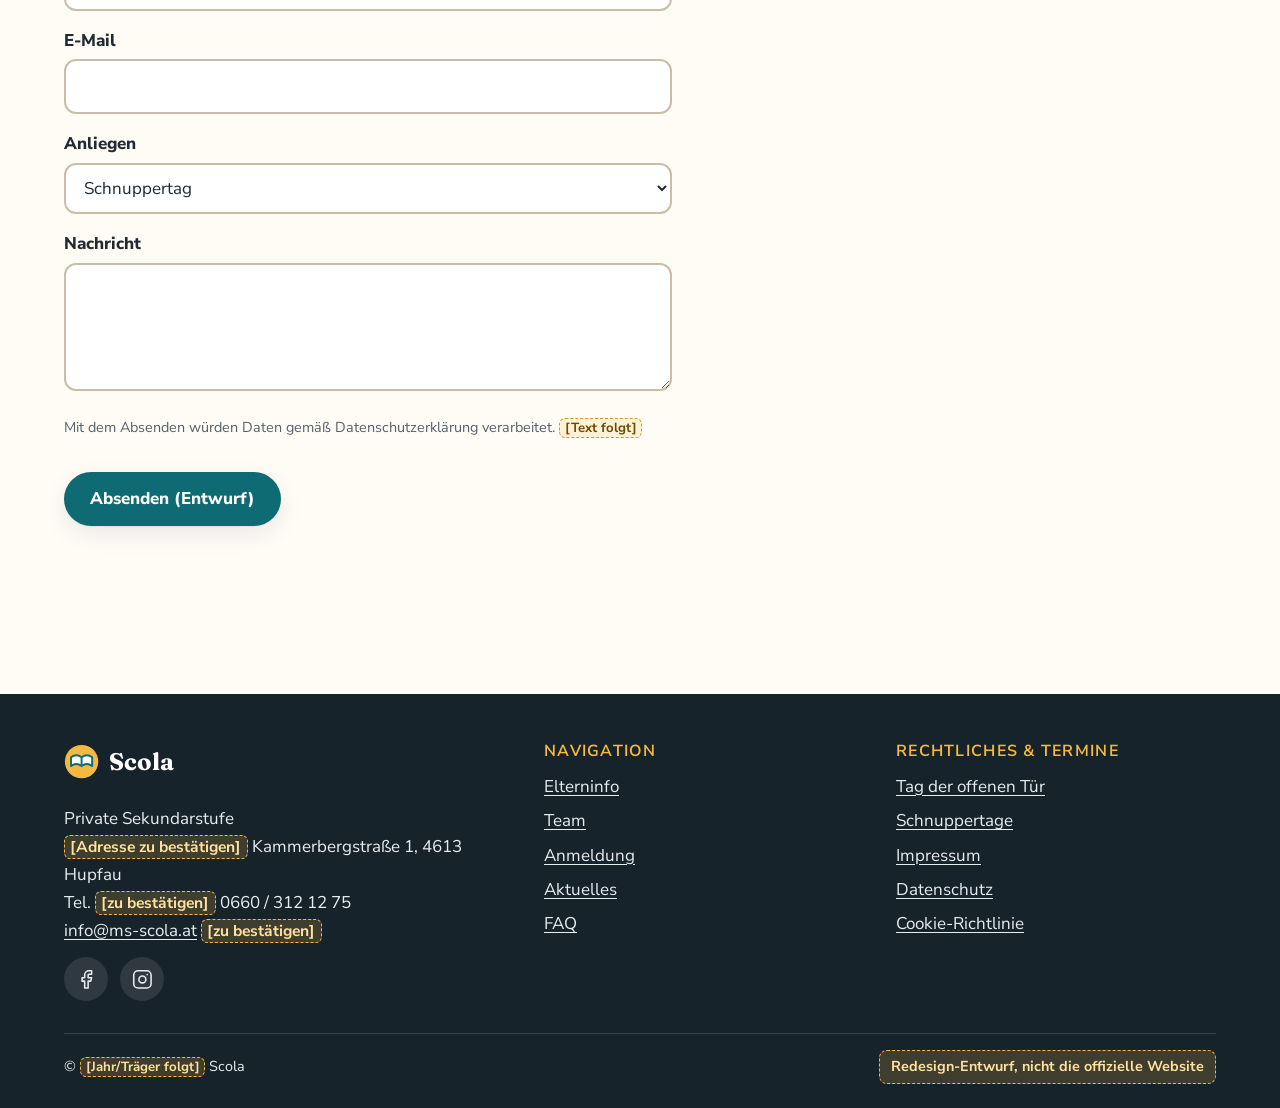
<file: scola-entwurf/anmeldung/index.html>
<!doctype html>
<html lang="de-AT">
<head>
  <meta charset="utf-8">
  <meta name="viewport" content="width=device-width, initial-scale=1">
  <title>Anmeldung – Scola</title>
  <meta name="description" content="Anmeldung, Schnuppertage und Tag der offenen Tür an der privaten Sekundarstufe Scola. Termine folgen.">
  <meta name="robots" content="noindex, nofollow">
  <meta name="theme-color" content="#0e6b73">
  <meta property="og:type" content="website">
  <meta property="og:locale" content="de_AT">
  <meta property="og:site_name" content="Scola – Private Sekundarstufe Mistelbach bei Wels">
  <meta property="og:title" content="Anmeldung – Scola">
  <meta property="og:description" content="Anmeldung, Schnuppertage und Tag der offenen Tür an der privaten Sekundarstufe Scola. Termine folgen.">
  <link rel="icon" href="data:image/svg+xml,%3Csvg xmlns='http://www.w3.org/2000/svg' viewBox='0 0 40 40'%3E%3Ccircle cx='20' cy='20' r='19' fill='%23f5b941'/%3E%3C/svg%3E">
  <link rel="preload" href="../assets/fonts/fraunces-latin-wght-normal.woff2" as="font" type="font/woff2" crossorigin>
  <link rel="preload" href="../assets/fonts/nunito-sans-latin-wght-normal.woff2" as="font" type="font/woff2" crossorigin>
  <link rel="stylesheet" href="../assets/css/styles.css">
  <script>document.documentElement.classList.add("js")</script>
</head>
<body>
<a class="skip-link" href="#inhalt">Zum Inhalt springen</a>
<header class="site-header">
  <div class="container">
    <a class="brand" href="../index.html" aria-label="Scola – Startseite"><svg viewBox="0 0 40 40" aria-hidden="true" focusable="false"><circle cx="20" cy="20" r="19" fill="#f5b941"/><path d="M8 25c4-3 8-3 12 0 4-3 8-3 12 0v-10c-4-3-8-3-12 0-4-3-8-3-12 0z" fill="#fff" stroke="#0e6b73" stroke-width="2.2" stroke-linejoin="round"/><path d="M20 15v10" stroke="#0e6b73" stroke-width="2.2"/></svg><span>Scola<br><small>Private Sekundarstufe</small></span></a>
    <button class="nav-toggle" type="button" aria-expanded="false" aria-controls="site-nav"><span class="nav-toggle-bars" aria-hidden="true"></span><span class="nav-toggle-label">Menü</span></button>
    <nav id="site-nav" class="site-nav" aria-label="Hauptnavigation" data-open="false">
      <ul class="nav-list"><li><a href="../elterninfo/index.html">Elterninfo</a></li><li><a href="../team/index.html">Team</a></li><li><a href="../anmeldung/index.html" aria-current="page">Anmeldung</a></li><li><a href="../aktuelles/index.html">Aktuelles</a></li><li><a href="../faq/index.html">FAQ</a></li><li class="nav-cta"><a href="../anmeldung/index.html#schnuppertag">Schnuppertag buchen</a></li></ul>
    </nav>
  </div>
</header>
<main id="inhalt">
<section class="page-hero"><div class="container">
  <p class="breadcrumb"><a href="../index.html">Start</a> / Anmeldung</p>
  <h1>Anmeldung</h1><p>In drei Schritten zu Scola. Termine und Fristen ergänzt die Schule.</p></div></section>
<section class="section"><div class="container">
  <ol class="steps" style="max-width:46rem">
    <li class="reveal"><h3>Kennenlernen</h3><p>Tag der offenen Tür oder Schnuppertag besuchen.</p></li>
    <li class="reveal"><h3>Gespräch</h3><p>Persönliches Gespräch mit Eltern und Kind. <span class="ph">[Ablauf folgt]</span></p></li>
    <li class="reveal"><h3>Anmeldung</h3><p>Anmeldung abschicken, Frist: <span class="ph">[Datum folgt]</span></p></li>
  </ol>
</div></section>

<section class="section section--tint"><div class="container grid grid--2">
  <article class="card reveal" id="offene-tuer"><h2 style="font-size:1.5rem">Tag der offenen Tür</h2><p>Termin: <span class="ph">[Datum und Uhrzeit folgen]</span></p><p>Ort: <span class="ph">[Adresse zu bestätigen]</span></p></article>
  <article class="card reveal" id="schnuppertag"><h2 style="font-size:1.5rem">Schnuppertage</h2><p>Termine: <span class="ph">[folgen]</span></p><p>Anmeldung zum Schnuppertag über das Formular unten oder telefonisch.</p></article>
</div></section>

<section class="section"><div class="container">
  <h2>Kontaktformular</h2>
  <div class="notice">Nur ein Entwurf: Das Formular sendet nichts ab. Zielsystem <span class="ph">[zu klären]</span>.</div>
  <form class="form" action="#" onsubmit="return false">
    <div class="field"><label for="f-name">Name des Kindes</label><input id="f-name" name="kind" autocomplete="off"></div>
    <div class="field"><label for="f-eltern">Name der Eltern</label><input id="f-eltern" name="eltern" autocomplete="name"></div>
    <div class="field"><label for="f-mail">E-Mail</label><input id="f-mail" name="mail" type="email" autocomplete="email"></div>
    <div class="field"><label for="f-art">Anliegen</label><select id="f-art" name="art"><option>Schnuppertag</option><option>Tag der offenen Tür</option><option>Anmeldung</option><option>Sonstiges</option></select></div>
    <div class="field"><label for="f-text">Nachricht</label><textarea id="f-text" name="text"></textarea></div>
    <p class="hint">Mit dem Absenden würden Daten gemäß Datenschutzerklärung verarbeitet. <span class="ph">[Text folgt]</span></p>
    <div><button class="btn btn--primary" type="button" aria-disabled="true">Absenden (Entwurf)</button></div>
  </form>
</div></section>
</main>
<footer class="site-footer">
  <div class="container">
    <div class="footer-grid">
      <div>
        <a class="brand" href="../index.html"><svg viewBox="0 0 40 40" aria-hidden="true" focusable="false"><circle cx="20" cy="20" r="19" fill="#f5b941"/><path d="M8 25c4-3 8-3 12 0 4-3 8-3 12 0v-10c-4-3-8-3-12 0-4-3-8-3-12 0z" fill="#fff" stroke="#0e6b73" stroke-width="2.2" stroke-linejoin="round"/><path d="M20 15v10" stroke="#0e6b73" stroke-width="2.2"/></svg><span>Scola</span></a>
        <address style="font-style:normal;margin-top:1rem">
          Private Sekundarstufe<br>
          <span class="ph">[Adresse zu bestätigen]</span> Kammerbergstraße 1, 4613 Hupfau<br>
          Tel. <span class="ph">[zu bestätigen]</span> 0660 / 312 12 75<br>
          <a href="mailto:info@ms-scola.at">info@ms-scola.at</a> <span class="ph">[zu bestätigen]</span>
        </address>
        <div class="social">
          <a href="#" aria-label="Facebook ([Link folgt])" title="Facebook [Link folgt]"><svg viewBox="0 0 24 24" aria-hidden="true" focusable="false"><path d="M18 2h-3a5 5 0 0 0-5 5v3H7v4h3v8h4v-8h3l1-4h-4V7a1 1 0 0 1 1-1h3z"/></svg></a>
          <a href="#" aria-label="Instagram ([Link folgt])" title="Instagram [Link folgt]"><svg viewBox="0 0 24 24" aria-hidden="true" focusable="false"><rect x="2" y="2" width="20" height="20" rx="5"/><circle cx="12" cy="12" r="4"/><path d="M17.5 6.5h.01"/></svg></a>
        </div>
      </div>
      <div>
        <h2>Navigation</h2>
        <ul><li><a href="../elterninfo/index.html">Elterninfo</a></li><li><a href="../team/index.html">Team</a></li><li><a href="../anmeldung/index.html">Anmeldung</a></li><li><a href="../aktuelles/index.html">Aktuelles</a></li><li><a href="../faq/index.html">FAQ</a></li></ul>
      </div>
      <div>
        <h2>Rechtliches &amp; Termine</h2>
        <ul>
          <li><a href="../anmeldung/index.html#offene-tuer">Tag der offenen Tür</a></li>
          <li><a href="../anmeldung/index.html#schnuppertag">Schnuppertage</a></li>
          <li><a href="../impressum/index.html">Impressum</a></li>
          <li><a href="../datenschutz/index.html">Datenschutz</a></li>
          <li><a href="../datenschutz/index.html#cookies">Cookie-Richtlinie</a></li>
        </ul>
      </div>
    </div>
    <div class="footer-bottom">
      <span>© <span class="ph">[Jahr/Träger folgt]</span> Scola</span>
      <span class="draft-note">Redesign-Entwurf, nicht die offizielle Website</span>
    </div>
  </div>
</footer>
<script src="../assets/js/main.js" defer></script>
</body>
</html>
</file>
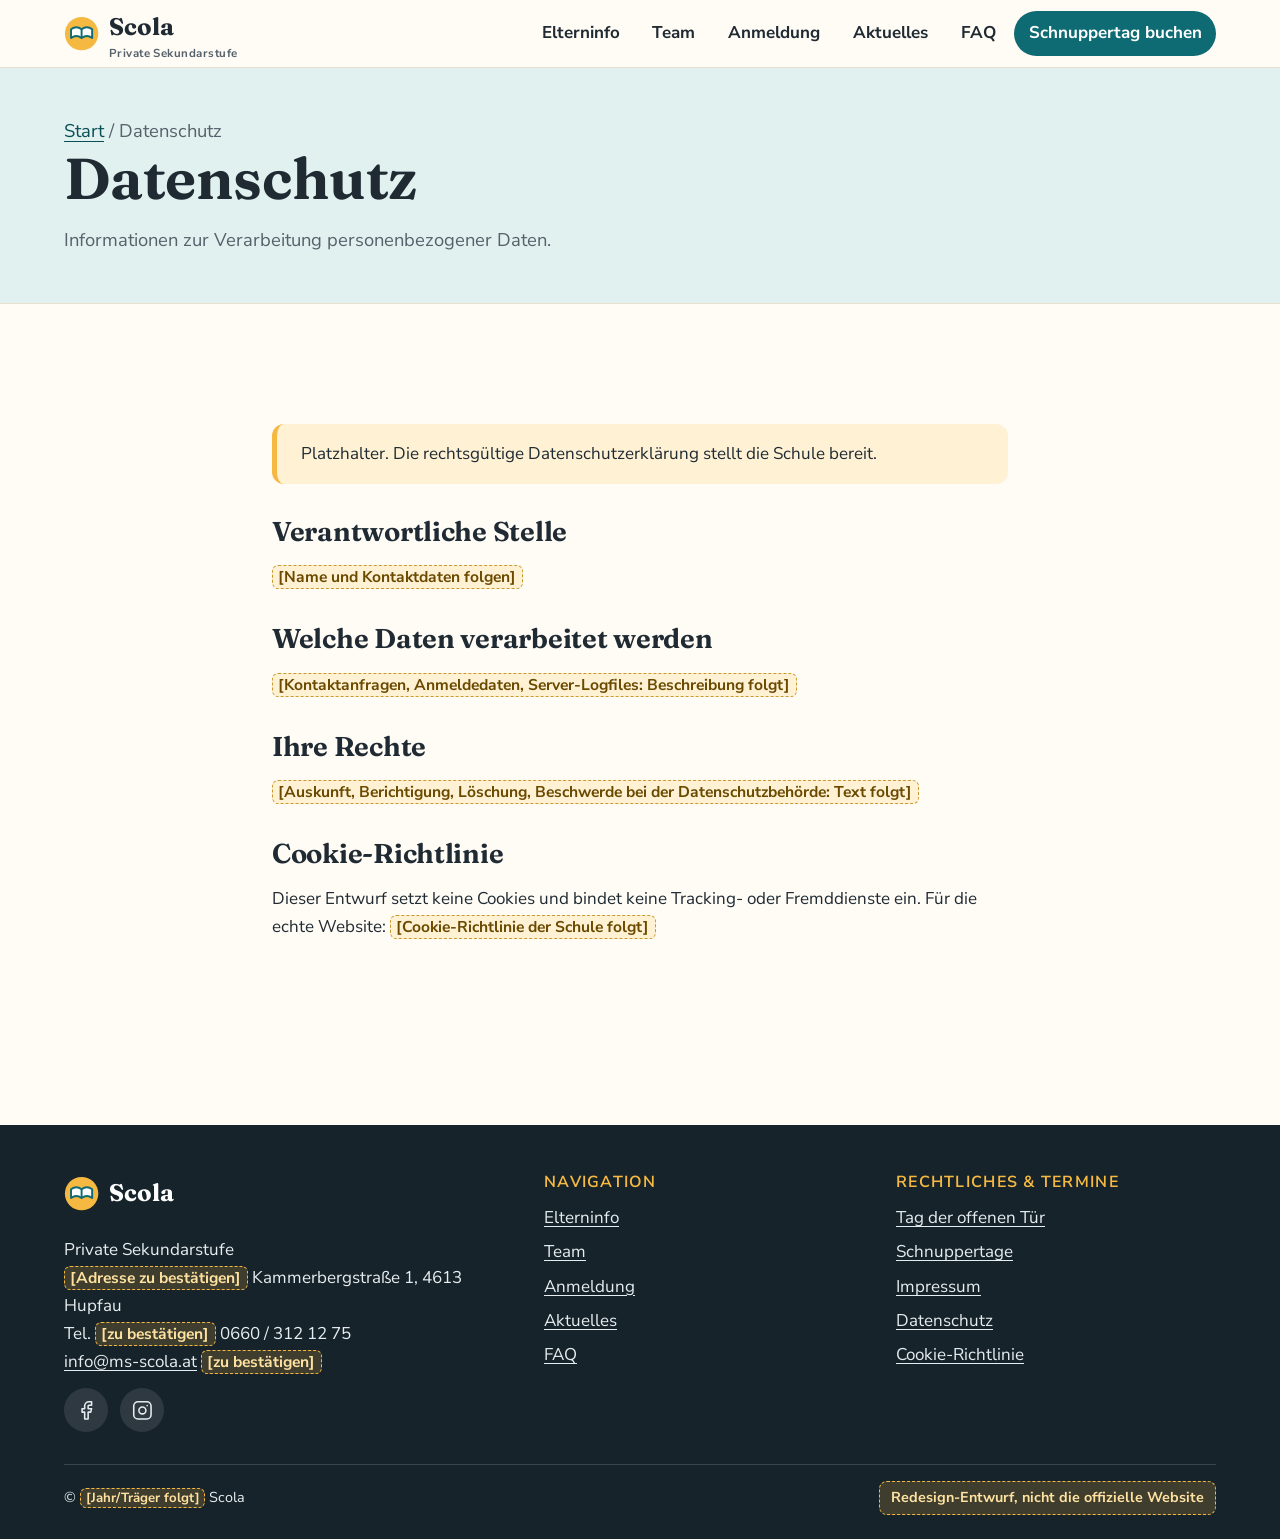
<file: scola-entwurf/datenschutz/index.html>
<!doctype html>
<html lang="de-AT">
<head>
  <meta charset="utf-8">
  <meta name="viewport" content="width=device-width, initial-scale=1">
  <title>Datenschutz – Scola</title>
  <meta name="description" content="Datenschutzhinweise der privaten Sekundarstufe Scola. Platzhalterinhalt im Redesign-Entwurf.">
  <meta name="robots" content="noindex, nofollow">
  <meta name="theme-color" content="#0e6b73">
  <meta property="og:type" content="website">
  <meta property="og:locale" content="de_AT">
  <meta property="og:site_name" content="Scola – Private Sekundarstufe Mistelbach bei Wels">
  <meta property="og:title" content="Datenschutz – Scola">
  <meta property="og:description" content="Datenschutzhinweise der privaten Sekundarstufe Scola. Platzhalterinhalt im Redesign-Entwurf.">
  <link rel="icon" href="data:image/svg+xml,%3Csvg xmlns='http://www.w3.org/2000/svg' viewBox='0 0 40 40'%3E%3Ccircle cx='20' cy='20' r='19' fill='%23f5b941'/%3E%3C/svg%3E">
  <link rel="preload" href="../assets/fonts/fraunces-latin-wght-normal.woff2" as="font" type="font/woff2" crossorigin>
  <link rel="preload" href="../assets/fonts/nunito-sans-latin-wght-normal.woff2" as="font" type="font/woff2" crossorigin>
  <link rel="stylesheet" href="../assets/css/styles.css">
  <script>document.documentElement.classList.add("js")</script>
</head>
<body>
<a class="skip-link" href="#inhalt">Zum Inhalt springen</a>
<header class="site-header">
  <div class="container">
    <a class="brand" href="../index.html" aria-label="Scola – Startseite"><svg viewBox="0 0 40 40" aria-hidden="true" focusable="false"><circle cx="20" cy="20" r="19" fill="#f5b941"/><path d="M8 25c4-3 8-3 12 0 4-3 8-3 12 0v-10c-4-3-8-3-12 0-4-3-8-3-12 0z" fill="#fff" stroke="#0e6b73" stroke-width="2.2" stroke-linejoin="round"/><path d="M20 15v10" stroke="#0e6b73" stroke-width="2.2"/></svg><span>Scola<br><small>Private Sekundarstufe</small></span></a>
    <button class="nav-toggle" type="button" aria-expanded="false" aria-controls="site-nav"><span class="nav-toggle-bars" aria-hidden="true"></span><span class="nav-toggle-label">Menü</span></button>
    <nav id="site-nav" class="site-nav" aria-label="Hauptnavigation" data-open="false">
      <ul class="nav-list"><li><a href="../elterninfo/index.html">Elterninfo</a></li><li><a href="../team/index.html">Team</a></li><li><a href="../anmeldung/index.html">Anmeldung</a></li><li><a href="../aktuelles/index.html">Aktuelles</a></li><li><a href="../faq/index.html">FAQ</a></li><li class="nav-cta"><a href="../anmeldung/index.html#schnuppertag">Schnuppertag buchen</a></li></ul>
    </nav>
  </div>
</header>
<main id="inhalt">
<section class="page-hero"><div class="container">
  <p class="breadcrumb"><a href="../index.html">Start</a> / Datenschutz</p>
  <h1>Datenschutz</h1><p>Informationen zur Verarbeitung personenbezogener Daten.</p></div></section>
<section class="section"><div class="container prose">
  <div class="notice">Platzhalter. Die rechtsgültige Datenschutzerklärung stellt die Schule bereit.</div>
  <h2>Verantwortliche Stelle</h2><p><span class="ph">[Name und Kontaktdaten folgen]</span></p>
  <h2>Welche Daten verarbeitet werden</h2><p><span class="ph">[Kontaktanfragen, Anmeldedaten, Server-Logfiles: Beschreibung folgt]</span></p>
  <h2>Ihre Rechte</h2><p><span class="ph">[Auskunft, Berichtigung, Löschung, Beschwerde bei der Datenschutzbehörde: Text folgt]</span></p>
  <h2 id="cookies">Cookie-Richtlinie</h2>
  <p>Dieser Entwurf setzt keine Cookies und bindet keine Tracking- oder Fremddienste ein. Für die echte Website: <span class="ph">[Cookie-Richtlinie der Schule folgt]</span></p>
</div></section>
</main>
<footer class="site-footer">
  <div class="container">
    <div class="footer-grid">
      <div>
        <a class="brand" href="../index.html"><svg viewBox="0 0 40 40" aria-hidden="true" focusable="false"><circle cx="20" cy="20" r="19" fill="#f5b941"/><path d="M8 25c4-3 8-3 12 0 4-3 8-3 12 0v-10c-4-3-8-3-12 0-4-3-8-3-12 0z" fill="#fff" stroke="#0e6b73" stroke-width="2.2" stroke-linejoin="round"/><path d="M20 15v10" stroke="#0e6b73" stroke-width="2.2"/></svg><span>Scola</span></a>
        <address style="font-style:normal;margin-top:1rem">
          Private Sekundarstufe<br>
          <span class="ph">[Adresse zu bestätigen]</span> Kammerbergstraße 1, 4613 Hupfau<br>
          Tel. <span class="ph">[zu bestätigen]</span> 0660 / 312 12 75<br>
          <a href="mailto:info@ms-scola.at">info@ms-scola.at</a> <span class="ph">[zu bestätigen]</span>
        </address>
        <div class="social">
          <a href="#" aria-label="Facebook ([Link folgt])" title="Facebook [Link folgt]"><svg viewBox="0 0 24 24" aria-hidden="true" focusable="false"><path d="M18 2h-3a5 5 0 0 0-5 5v3H7v4h3v8h4v-8h3l1-4h-4V7a1 1 0 0 1 1-1h3z"/></svg></a>
          <a href="#" aria-label="Instagram ([Link folgt])" title="Instagram [Link folgt]"><svg viewBox="0 0 24 24" aria-hidden="true" focusable="false"><rect x="2" y="2" width="20" height="20" rx="5"/><circle cx="12" cy="12" r="4"/><path d="M17.5 6.5h.01"/></svg></a>
        </div>
      </div>
      <div>
        <h2>Navigation</h2>
        <ul><li><a href="../elterninfo/index.html">Elterninfo</a></li><li><a href="../team/index.html">Team</a></li><li><a href="../anmeldung/index.html">Anmeldung</a></li><li><a href="../aktuelles/index.html">Aktuelles</a></li><li><a href="../faq/index.html">FAQ</a></li></ul>
      </div>
      <div>
        <h2>Rechtliches &amp; Termine</h2>
        <ul>
          <li><a href="../anmeldung/index.html#offene-tuer">Tag der offenen Tür</a></li>
          <li><a href="../anmeldung/index.html#schnuppertag">Schnuppertage</a></li>
          <li><a href="../impressum/index.html">Impressum</a></li>
          <li><a href="../datenschutz/index.html">Datenschutz</a></li>
          <li><a href="../datenschutz/index.html#cookies">Cookie-Richtlinie</a></li>
        </ul>
      </div>
    </div>
    <div class="footer-bottom">
      <span>© <span class="ph">[Jahr/Träger folgt]</span> Scola</span>
      <span class="draft-note">Redesign-Entwurf, nicht die offizielle Website</span>
    </div>
  </div>
</footer>
<script src="../assets/js/main.js" defer></script>
</body>
</html>
</file>
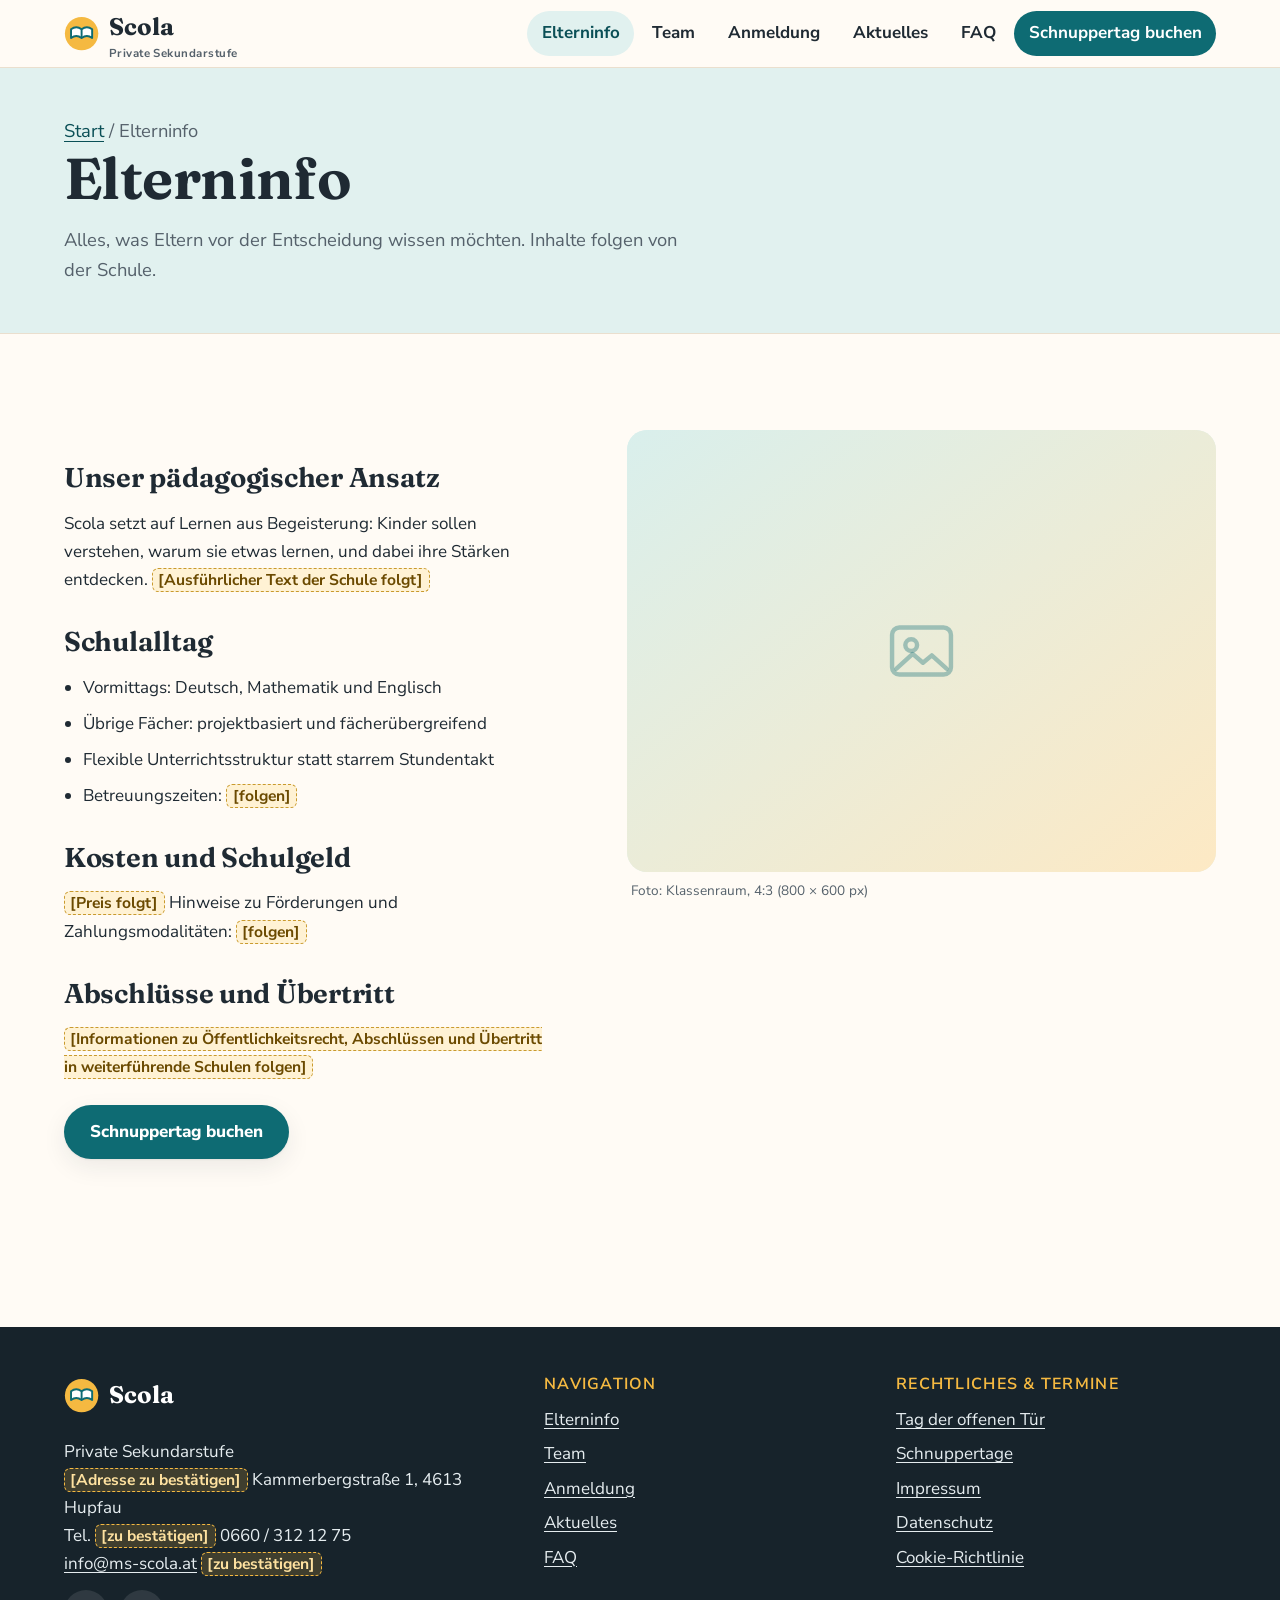
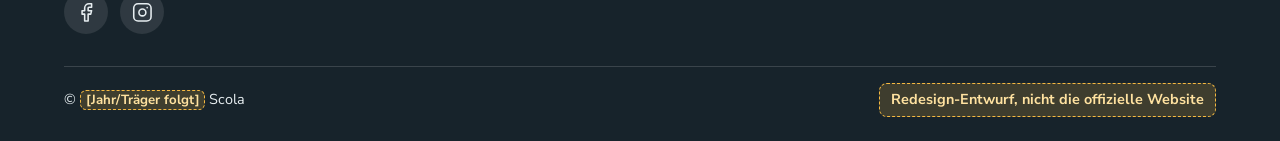
<file: scola-entwurf/elterninfo/index.html>
<!doctype html>
<html lang="de-AT">
<head>
  <meta charset="utf-8">
  <meta name="viewport" content="width=device-width, initial-scale=1">
  <title>Elterninfo – Scola</title>
  <meta name="description" content="Elterninfo der privaten Sekundarstufe Scola: pädagogischer Ansatz, Schulalltag und organisatorische Informationen. Platzhalterinhalt.">
  <meta name="robots" content="noindex, nofollow">
  <meta name="theme-color" content="#0e6b73">
  <meta property="og:type" content="website">
  <meta property="og:locale" content="de_AT">
  <meta property="og:site_name" content="Scola – Private Sekundarstufe Mistelbach bei Wels">
  <meta property="og:title" content="Elterninfo – Scola">
  <meta property="og:description" content="Elterninfo der privaten Sekundarstufe Scola: pädagogischer Ansatz, Schulalltag und organisatorische Informationen. Platzhalterinhalt.">
  <link rel="icon" href="data:image/svg+xml,%3Csvg xmlns='http://www.w3.org/2000/svg' viewBox='0 0 40 40'%3E%3Ccircle cx='20' cy='20' r='19' fill='%23f5b941'/%3E%3C/svg%3E">
  <link rel="preload" href="../assets/fonts/fraunces-latin-wght-normal.woff2" as="font" type="font/woff2" crossorigin>
  <link rel="preload" href="../assets/fonts/nunito-sans-latin-wght-normal.woff2" as="font" type="font/woff2" crossorigin>
  <link rel="stylesheet" href="../assets/css/styles.css">
  <script>document.documentElement.classList.add("js")</script>
</head>
<body>
<a class="skip-link" href="#inhalt">Zum Inhalt springen</a>
<header class="site-header">
  <div class="container">
    <a class="brand" href="../index.html" aria-label="Scola – Startseite"><svg viewBox="0 0 40 40" aria-hidden="true" focusable="false"><circle cx="20" cy="20" r="19" fill="#f5b941"/><path d="M8 25c4-3 8-3 12 0 4-3 8-3 12 0v-10c-4-3-8-3-12 0-4-3-8-3-12 0z" fill="#fff" stroke="#0e6b73" stroke-width="2.2" stroke-linejoin="round"/><path d="M20 15v10" stroke="#0e6b73" stroke-width="2.2"/></svg><span>Scola<br><small>Private Sekundarstufe</small></span></a>
    <button class="nav-toggle" type="button" aria-expanded="false" aria-controls="site-nav"><span class="nav-toggle-bars" aria-hidden="true"></span><span class="nav-toggle-label">Menü</span></button>
    <nav id="site-nav" class="site-nav" aria-label="Hauptnavigation" data-open="false">
      <ul class="nav-list"><li><a href="../elterninfo/index.html" aria-current="page">Elterninfo</a></li><li><a href="../team/index.html">Team</a></li><li><a href="../anmeldung/index.html">Anmeldung</a></li><li><a href="../aktuelles/index.html">Aktuelles</a></li><li><a href="../faq/index.html">FAQ</a></li><li class="nav-cta"><a href="../anmeldung/index.html#schnuppertag">Schnuppertag buchen</a></li></ul>
    </nav>
  </div>
</header>
<main id="inhalt">
<section class="page-hero"><div class="container">
  <p class="breadcrumb"><a href="../index.html">Start</a> / Elterninfo</p>
  <h1>Elterninfo</h1><p>Alles, was Eltern vor der Entscheidung wissen möchten. Inhalte folgen von der Schule.</p></div></section>
<section class="section"><div class="container split">
  <div class="prose reveal">
    <h2>Unser pädagogischer Ansatz</h2>
    <p>Scola setzt auf Lernen aus Begeisterung: Kinder sollen verstehen, warum sie etwas lernen, und dabei ihre Stärken entdecken. <span class="ph">[Ausführlicher Text der Schule folgt]</span></p>
    <h2>Schulalltag</h2>
    <ul>
      <li>Vormittags: Deutsch, Mathematik und Englisch</li>
      <li>Übrige Fächer: projektbasiert und fächerübergreifend</li>
      <li>Flexible Unterrichtsstruktur statt starrem Stundentakt</li>
      <li>Betreuungszeiten: <span class="ph">[folgen]</span></li>
    </ul>
    <h2>Kosten und Schulgeld</h2>
    <p><span class="ph">[Preis folgt]</span> Hinweise zu Förderungen und Zahlungsmodalitäten: <span class="ph">[folgen]</span></p>
    <h2>Abschlüsse und Übertritt</h2>
    <p><span class="ph">[Informationen zu Öffentlichkeitsrecht, Abschlüssen und Übertritt in weiterführende Schulen folgen]</span></p>
    <div class="btn-row"><a class="btn btn--primary" href="../anmeldung/index.html#schnuppertag">Schnuppertag buchen</a></div>
  </div>
  <div class="reveal"><figure class="img"><div class="frame"><img src="../assets/img/ph-4x3.svg" width="800" height="600" alt="Platzhalter für ein Foto aus dem Klassenraum" loading="lazy" decoding="async"></div><figcaption>Foto: Klassenraum, 4:3 (800 × 600 px)</figcaption></figure></div>
</div></section>
</main>
<footer class="site-footer">
  <div class="container">
    <div class="footer-grid">
      <div>
        <a class="brand" href="../index.html"><svg viewBox="0 0 40 40" aria-hidden="true" focusable="false"><circle cx="20" cy="20" r="19" fill="#f5b941"/><path d="M8 25c4-3 8-3 12 0 4-3 8-3 12 0v-10c-4-3-8-3-12 0-4-3-8-3-12 0z" fill="#fff" stroke="#0e6b73" stroke-width="2.2" stroke-linejoin="round"/><path d="M20 15v10" stroke="#0e6b73" stroke-width="2.2"/></svg><span>Scola</span></a>
        <address style="font-style:normal;margin-top:1rem">
          Private Sekundarstufe<br>
          <span class="ph">[Adresse zu bestätigen]</span> Kammerbergstraße 1, 4613 Hupfau<br>
          Tel. <span class="ph">[zu bestätigen]</span> 0660 / 312 12 75<br>
          <a href="mailto:info@ms-scola.at">info@ms-scola.at</a> <span class="ph">[zu bestätigen]</span>
        </address>
        <div class="social">
          <a href="#" aria-label="Facebook ([Link folgt])" title="Facebook [Link folgt]"><svg viewBox="0 0 24 24" aria-hidden="true" focusable="false"><path d="M18 2h-3a5 5 0 0 0-5 5v3H7v4h3v8h4v-8h3l1-4h-4V7a1 1 0 0 1 1-1h3z"/></svg></a>
          <a href="#" aria-label="Instagram ([Link folgt])" title="Instagram [Link folgt]"><svg viewBox="0 0 24 24" aria-hidden="true" focusable="false"><rect x="2" y="2" width="20" height="20" rx="5"/><circle cx="12" cy="12" r="4"/><path d="M17.5 6.5h.01"/></svg></a>
        </div>
      </div>
      <div>
        <h2>Navigation</h2>
        <ul><li><a href="../elterninfo/index.html">Elterninfo</a></li><li><a href="../team/index.html">Team</a></li><li><a href="../anmeldung/index.html">Anmeldung</a></li><li><a href="../aktuelles/index.html">Aktuelles</a></li><li><a href="../faq/index.html">FAQ</a></li></ul>
      </div>
      <div>
        <h2>Rechtliches &amp; Termine</h2>
        <ul>
          <li><a href="../anmeldung/index.html#offene-tuer">Tag der offenen Tür</a></li>
          <li><a href="../anmeldung/index.html#schnuppertag">Schnuppertage</a></li>
          <li><a href="../impressum/index.html">Impressum</a></li>
          <li><a href="../datenschutz/index.html">Datenschutz</a></li>
          <li><a href="../datenschutz/index.html#cookies">Cookie-Richtlinie</a></li>
        </ul>
      </div>
    </div>
    <div class="footer-bottom">
      <span>© <span class="ph">[Jahr/Träger folgt]</span> Scola</span>
      <span class="draft-note">Redesign-Entwurf, nicht die offizielle Website</span>
    </div>
  </div>
</footer>
<script src="../assets/js/main.js" defer></script>
</body>
</html>
</file>
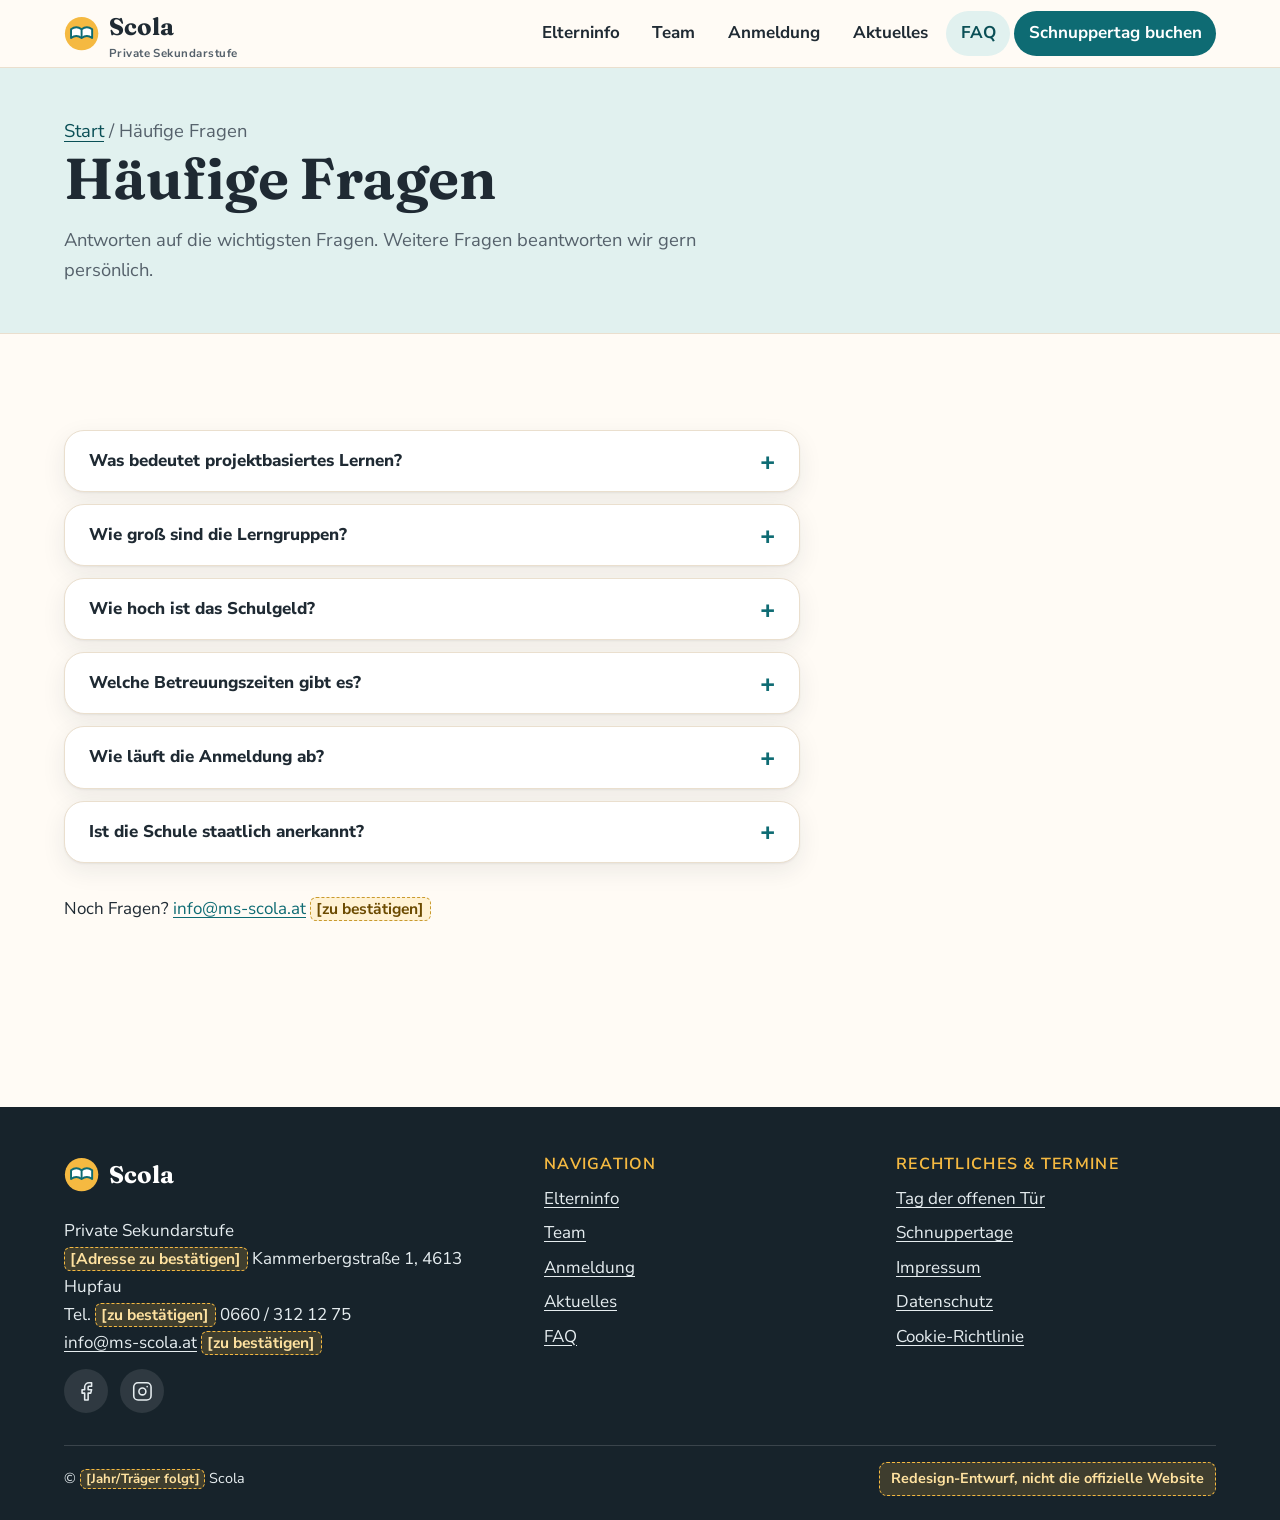
<file: scola-entwurf/faq/index.html>
<!doctype html>
<html lang="de-AT">
<head>
  <meta charset="utf-8">
  <meta name="viewport" content="width=device-width, initial-scale=1">
  <title>FAQ – Scola</title>
  <meta name="description" content="Häufig gestellte Fragen zur privaten Sekundarstufe Scola. Platzhalterantworten.">
  <meta name="robots" content="noindex, nofollow">
  <meta name="theme-color" content="#0e6b73">
  <meta property="og:type" content="website">
  <meta property="og:locale" content="de_AT">
  <meta property="og:site_name" content="Scola – Private Sekundarstufe Mistelbach bei Wels">
  <meta property="og:title" content="FAQ – Scola">
  <meta property="og:description" content="Häufig gestellte Fragen zur privaten Sekundarstufe Scola. Platzhalterantworten.">
  <link rel="icon" href="data:image/svg+xml,%3Csvg xmlns='http://www.w3.org/2000/svg' viewBox='0 0 40 40'%3E%3Ccircle cx='20' cy='20' r='19' fill='%23f5b941'/%3E%3C/svg%3E">
  <link rel="preload" href="../assets/fonts/fraunces-latin-wght-normal.woff2" as="font" type="font/woff2" crossorigin>
  <link rel="preload" href="../assets/fonts/nunito-sans-latin-wght-normal.woff2" as="font" type="font/woff2" crossorigin>
  <link rel="stylesheet" href="../assets/css/styles.css">
  <script>document.documentElement.classList.add("js")</script>
</head>
<body>
<a class="skip-link" href="#inhalt">Zum Inhalt springen</a>
<header class="site-header">
  <div class="container">
    <a class="brand" href="../index.html" aria-label="Scola – Startseite"><svg viewBox="0 0 40 40" aria-hidden="true" focusable="false"><circle cx="20" cy="20" r="19" fill="#f5b941"/><path d="M8 25c4-3 8-3 12 0 4-3 8-3 12 0v-10c-4-3-8-3-12 0-4-3-8-3-12 0z" fill="#fff" stroke="#0e6b73" stroke-width="2.2" stroke-linejoin="round"/><path d="M20 15v10" stroke="#0e6b73" stroke-width="2.2"/></svg><span>Scola<br><small>Private Sekundarstufe</small></span></a>
    <button class="nav-toggle" type="button" aria-expanded="false" aria-controls="site-nav"><span class="nav-toggle-bars" aria-hidden="true"></span><span class="nav-toggle-label">Menü</span></button>
    <nav id="site-nav" class="site-nav" aria-label="Hauptnavigation" data-open="false">
      <ul class="nav-list"><li><a href="../elterninfo/index.html">Elterninfo</a></li><li><a href="../team/index.html">Team</a></li><li><a href="../anmeldung/index.html">Anmeldung</a></li><li><a href="../aktuelles/index.html">Aktuelles</a></li><li><a href="../faq/index.html" aria-current="page">FAQ</a></li><li class="nav-cta"><a href="../anmeldung/index.html#schnuppertag">Schnuppertag buchen</a></li></ul>
    </nav>
  </div>
</header>
<main id="inhalt">
<section class="page-hero"><div class="container">
  <p class="breadcrumb"><a href="../index.html">Start</a> / Häufige Fragen</p>
  <h1>Häufige Fragen</h1><p>Antworten auf die wichtigsten Fragen. Weitere Fragen beantworten wir gern persönlich.</p></div></section>
<section class="section"><div class="container"><div class="faq prose"><details class="reveal"><summary>Was bedeutet projektbasiertes Lernen?</summary><div class="answer"><p>Die übrigen Fächer werden in Projekten erarbeitet. Konkrete Beispiele ergänzt die Schule.</p></div></details><details class="reveal"><summary>Wie groß sind die Lerngruppen?</summary><div class="answer"><p><span class="ph">[Zahl folgt]</span></p></div></details><details class="reveal"><summary>Wie hoch ist das Schulgeld?</summary><div class="answer"><p><span class="ph">[Preis folgt]</span></p></div></details><details class="reveal"><summary>Welche Betreuungszeiten gibt es?</summary><div class="answer"><p><span class="ph">[Zeiten folgen]</span></p></div></details><details class="reveal"><summary>Wie läuft die Anmeldung ab?</summary><div class="answer"><p>Siehe Seite Anmeldung. Fristen und Termine: <span class="ph">[folgen]</span></p></div></details><details class="reveal"><summary>Ist die Schule staatlich anerkannt?</summary><div class="answer"><p><span class="ph">[Angabe zu Öffentlichkeitsrecht folgt]</span></p></div></details>
<p style="margin-top:2rem">Noch Fragen? <a href="mailto:info@ms-scola.at">info@ms-scola.at</a> <span class="ph">[zu bestätigen]</span></p></div></div></section>
</main>
<footer class="site-footer">
  <div class="container">
    <div class="footer-grid">
      <div>
        <a class="brand" href="../index.html"><svg viewBox="0 0 40 40" aria-hidden="true" focusable="false"><circle cx="20" cy="20" r="19" fill="#f5b941"/><path d="M8 25c4-3 8-3 12 0 4-3 8-3 12 0v-10c-4-3-8-3-12 0-4-3-8-3-12 0z" fill="#fff" stroke="#0e6b73" stroke-width="2.2" stroke-linejoin="round"/><path d="M20 15v10" stroke="#0e6b73" stroke-width="2.2"/></svg><span>Scola</span></a>
        <address style="font-style:normal;margin-top:1rem">
          Private Sekundarstufe<br>
          <span class="ph">[Adresse zu bestätigen]</span> Kammerbergstraße 1, 4613 Hupfau<br>
          Tel. <span class="ph">[zu bestätigen]</span> 0660 / 312 12 75<br>
          <a href="mailto:info@ms-scola.at">info@ms-scola.at</a> <span class="ph">[zu bestätigen]</span>
        </address>
        <div class="social">
          <a href="#" aria-label="Facebook ([Link folgt])" title="Facebook [Link folgt]"><svg viewBox="0 0 24 24" aria-hidden="true" focusable="false"><path d="M18 2h-3a5 5 0 0 0-5 5v3H7v4h3v8h4v-8h3l1-4h-4V7a1 1 0 0 1 1-1h3z"/></svg></a>
          <a href="#" aria-label="Instagram ([Link folgt])" title="Instagram [Link folgt]"><svg viewBox="0 0 24 24" aria-hidden="true" focusable="false"><rect x="2" y="2" width="20" height="20" rx="5"/><circle cx="12" cy="12" r="4"/><path d="M17.5 6.5h.01"/></svg></a>
        </div>
      </div>
      <div>
        <h2>Navigation</h2>
        <ul><li><a href="../elterninfo/index.html">Elterninfo</a></li><li><a href="../team/index.html">Team</a></li><li><a href="../anmeldung/index.html">Anmeldung</a></li><li><a href="../aktuelles/index.html">Aktuelles</a></li><li><a href="../faq/index.html">FAQ</a></li></ul>
      </div>
      <div>
        <h2>Rechtliches &amp; Termine</h2>
        <ul>
          <li><a href="../anmeldung/index.html#offene-tuer">Tag der offenen Tür</a></li>
          <li><a href="../anmeldung/index.html#schnuppertag">Schnuppertage</a></li>
          <li><a href="../impressum/index.html">Impressum</a></li>
          <li><a href="../datenschutz/index.html">Datenschutz</a></li>
          <li><a href="../datenschutz/index.html#cookies">Cookie-Richtlinie</a></li>
        </ul>
      </div>
    </div>
    <div class="footer-bottom">
      <span>© <span class="ph">[Jahr/Träger folgt]</span> Scola</span>
      <span class="draft-note">Redesign-Entwurf, nicht die offizielle Website</span>
    </div>
  </div>
</footer>
<script src="../assets/js/main.js" defer></script>
</body>
</html>
</file>
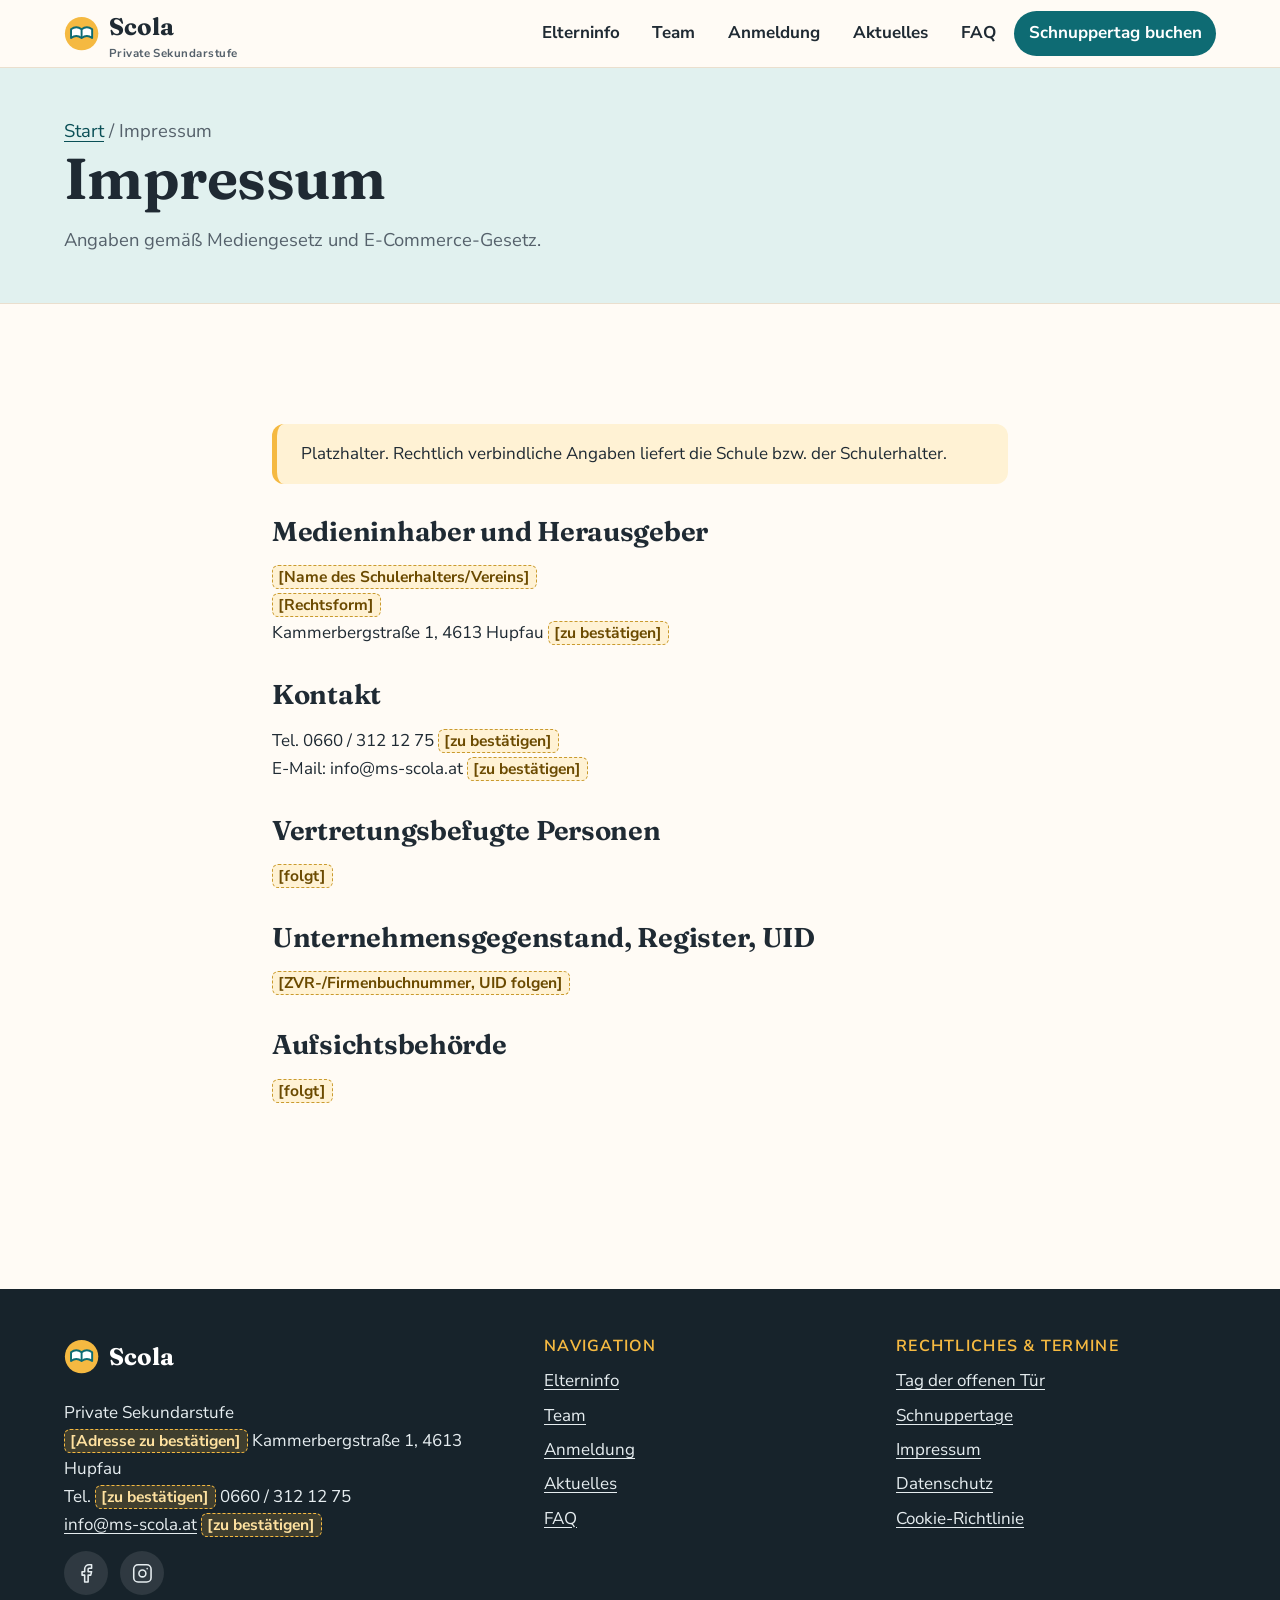
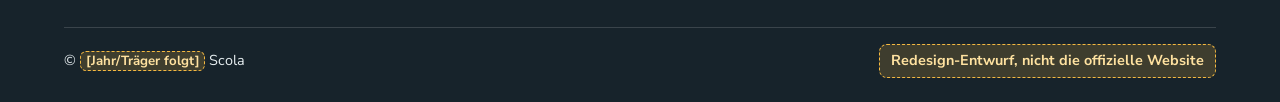
<file: scola-entwurf/impressum/index.html>
<!doctype html>
<html lang="de-AT">
<head>
  <meta charset="utf-8">
  <meta name="viewport" content="width=device-width, initial-scale=1">
  <title>Impressum – Scola</title>
  <meta name="description" content="Impressum der privaten Sekundarstufe Scola. Platzhalterangaben im Redesign-Entwurf.">
  <meta name="robots" content="noindex, nofollow">
  <meta name="theme-color" content="#0e6b73">
  <meta property="og:type" content="website">
  <meta property="og:locale" content="de_AT">
  <meta property="og:site_name" content="Scola – Private Sekundarstufe Mistelbach bei Wels">
  <meta property="og:title" content="Impressum – Scola">
  <meta property="og:description" content="Impressum der privaten Sekundarstufe Scola. Platzhalterangaben im Redesign-Entwurf.">
  <link rel="icon" href="data:image/svg+xml,%3Csvg xmlns='http://www.w3.org/2000/svg' viewBox='0 0 40 40'%3E%3Ccircle cx='20' cy='20' r='19' fill='%23f5b941'/%3E%3C/svg%3E">
  <link rel="preload" href="../assets/fonts/fraunces-latin-wght-normal.woff2" as="font" type="font/woff2" crossorigin>
  <link rel="preload" href="../assets/fonts/nunito-sans-latin-wght-normal.woff2" as="font" type="font/woff2" crossorigin>
  <link rel="stylesheet" href="../assets/css/styles.css">
  <script>document.documentElement.classList.add("js")</script>
</head>
<body>
<a class="skip-link" href="#inhalt">Zum Inhalt springen</a>
<header class="site-header">
  <div class="container">
    <a class="brand" href="../index.html" aria-label="Scola – Startseite"><svg viewBox="0 0 40 40" aria-hidden="true" focusable="false"><circle cx="20" cy="20" r="19" fill="#f5b941"/><path d="M8 25c4-3 8-3 12 0 4-3 8-3 12 0v-10c-4-3-8-3-12 0-4-3-8-3-12 0z" fill="#fff" stroke="#0e6b73" stroke-width="2.2" stroke-linejoin="round"/><path d="M20 15v10" stroke="#0e6b73" stroke-width="2.2"/></svg><span>Scola<br><small>Private Sekundarstufe</small></span></a>
    <button class="nav-toggle" type="button" aria-expanded="false" aria-controls="site-nav"><span class="nav-toggle-bars" aria-hidden="true"></span><span class="nav-toggle-label">Menü</span></button>
    <nav id="site-nav" class="site-nav" aria-label="Hauptnavigation" data-open="false">
      <ul class="nav-list"><li><a href="../elterninfo/index.html">Elterninfo</a></li><li><a href="../team/index.html">Team</a></li><li><a href="../anmeldung/index.html">Anmeldung</a></li><li><a href="../aktuelles/index.html">Aktuelles</a></li><li><a href="../faq/index.html">FAQ</a></li><li class="nav-cta"><a href="../anmeldung/index.html#schnuppertag">Schnuppertag buchen</a></li></ul>
    </nav>
  </div>
</header>
<main id="inhalt">
<section class="page-hero"><div class="container">
  <p class="breadcrumb"><a href="../index.html">Start</a> / Impressum</p>
  <h1>Impressum</h1><p>Angaben gemäß Mediengesetz und E-Commerce-Gesetz.</p></div></section>
<section class="section"><div class="container prose">
  <div class="notice">Platzhalter. Rechtlich verbindliche Angaben liefert die Schule bzw. der Schulerhalter.</div>
  <h2>Medieninhaber und Herausgeber</h2>
  <p><span class="ph">[Name des Schulerhalters/Vereins]</span><br><span class="ph">[Rechtsform]</span><br>Kammerbergstraße 1, 4613 Hupfau <span class="ph">[zu bestätigen]</span></p>
  <h2>Kontakt</h2>
  <p>Tel. 0660 / 312 12 75 <span class="ph">[zu bestätigen]</span><br>E-Mail: info@ms-scola.at <span class="ph">[zu bestätigen]</span></p>
  <h2>Vertretungsbefugte Personen</h2><p><span class="ph">[folgt]</span></p>
  <h2>Unternehmensgegenstand, Register, UID</h2><p><span class="ph">[ZVR-/Firmenbuchnummer, UID folgen]</span></p>
  <h2>Aufsichtsbehörde</h2><p><span class="ph">[folgt]</span></p>
</div></section>
</main>
<footer class="site-footer">
  <div class="container">
    <div class="footer-grid">
      <div>
        <a class="brand" href="../index.html"><svg viewBox="0 0 40 40" aria-hidden="true" focusable="false"><circle cx="20" cy="20" r="19" fill="#f5b941"/><path d="M8 25c4-3 8-3 12 0 4-3 8-3 12 0v-10c-4-3-8-3-12 0-4-3-8-3-12 0z" fill="#fff" stroke="#0e6b73" stroke-width="2.2" stroke-linejoin="round"/><path d="M20 15v10" stroke="#0e6b73" stroke-width="2.2"/></svg><span>Scola</span></a>
        <address style="font-style:normal;margin-top:1rem">
          Private Sekundarstufe<br>
          <span class="ph">[Adresse zu bestätigen]</span> Kammerbergstraße 1, 4613 Hupfau<br>
          Tel. <span class="ph">[zu bestätigen]</span> 0660 / 312 12 75<br>
          <a href="mailto:info@ms-scola.at">info@ms-scola.at</a> <span class="ph">[zu bestätigen]</span>
        </address>
        <div class="social">
          <a href="#" aria-label="Facebook ([Link folgt])" title="Facebook [Link folgt]"><svg viewBox="0 0 24 24" aria-hidden="true" focusable="false"><path d="M18 2h-3a5 5 0 0 0-5 5v3H7v4h3v8h4v-8h3l1-4h-4V7a1 1 0 0 1 1-1h3z"/></svg></a>
          <a href="#" aria-label="Instagram ([Link folgt])" title="Instagram [Link folgt]"><svg viewBox="0 0 24 24" aria-hidden="true" focusable="false"><rect x="2" y="2" width="20" height="20" rx="5"/><circle cx="12" cy="12" r="4"/><path d="M17.5 6.5h.01"/></svg></a>
        </div>
      </div>
      <div>
        <h2>Navigation</h2>
        <ul><li><a href="../elterninfo/index.html">Elterninfo</a></li><li><a href="../team/index.html">Team</a></li><li><a href="../anmeldung/index.html">Anmeldung</a></li><li><a href="../aktuelles/index.html">Aktuelles</a></li><li><a href="../faq/index.html">FAQ</a></li></ul>
      </div>
      <div>
        <h2>Rechtliches &amp; Termine</h2>
        <ul>
          <li><a href="../anmeldung/index.html#offene-tuer">Tag der offenen Tür</a></li>
          <li><a href="../anmeldung/index.html#schnuppertag">Schnuppertage</a></li>
          <li><a href="../impressum/index.html">Impressum</a></li>
          <li><a href="../datenschutz/index.html">Datenschutz</a></li>
          <li><a href="../datenschutz/index.html#cookies">Cookie-Richtlinie</a></li>
        </ul>
      </div>
    </div>
    <div class="footer-bottom">
      <span>© <span class="ph">[Jahr/Träger folgt]</span> Scola</span>
      <span class="draft-note">Redesign-Entwurf, nicht die offizielle Website</span>
    </div>
  </div>
</footer>
<script src="../assets/js/main.js" defer></script>
</body>
</html>
</file>
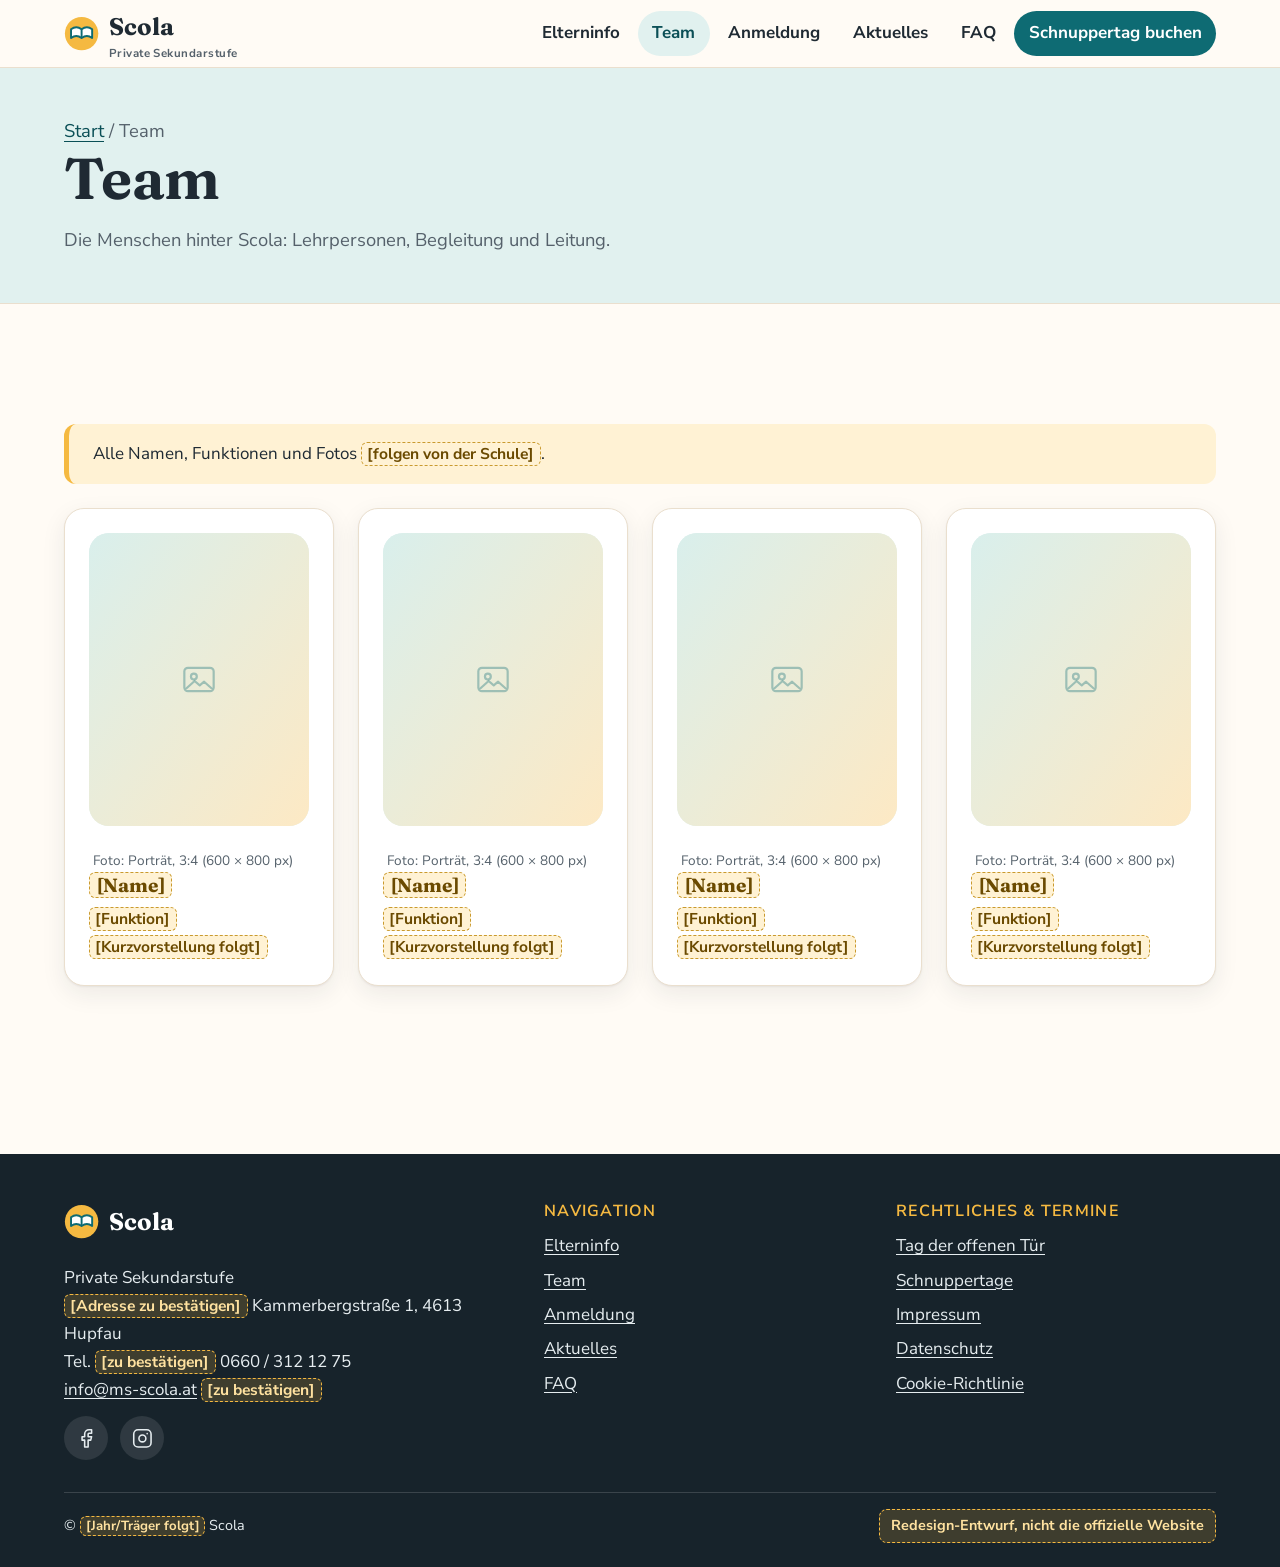
<file: scola-entwurf/team/index.html>
<!doctype html>
<html lang="de-AT">
<head>
  <meta charset="utf-8">
  <meta name="viewport" content="width=device-width, initial-scale=1">
  <title>Team – Scola</title>
  <meta name="description" content="Das Team der privaten Sekundarstufe Scola. Platzhalter für Namen, Funktionen und Fotos.">
  <meta name="robots" content="noindex, nofollow">
  <meta name="theme-color" content="#0e6b73">
  <meta property="og:type" content="website">
  <meta property="og:locale" content="de_AT">
  <meta property="og:site_name" content="Scola – Private Sekundarstufe Mistelbach bei Wels">
  <meta property="og:title" content="Team – Scola">
  <meta property="og:description" content="Das Team der privaten Sekundarstufe Scola. Platzhalter für Namen, Funktionen und Fotos.">
  <link rel="icon" href="data:image/svg+xml,%3Csvg xmlns='http://www.w3.org/2000/svg' viewBox='0 0 40 40'%3E%3Ccircle cx='20' cy='20' r='19' fill='%23f5b941'/%3E%3C/svg%3E">
  <link rel="preload" href="../assets/fonts/fraunces-latin-wght-normal.woff2" as="font" type="font/woff2" crossorigin>
  <link rel="preload" href="../assets/fonts/nunito-sans-latin-wght-normal.woff2" as="font" type="font/woff2" crossorigin>
  <link rel="stylesheet" href="../assets/css/styles.css">
  <script>document.documentElement.classList.add("js")</script>
</head>
<body>
<a class="skip-link" href="#inhalt">Zum Inhalt springen</a>
<header class="site-header">
  <div class="container">
    <a class="brand" href="../index.html" aria-label="Scola – Startseite"><svg viewBox="0 0 40 40" aria-hidden="true" focusable="false"><circle cx="20" cy="20" r="19" fill="#f5b941"/><path d="M8 25c4-3 8-3 12 0 4-3 8-3 12 0v-10c-4-3-8-3-12 0-4-3-8-3-12 0z" fill="#fff" stroke="#0e6b73" stroke-width="2.2" stroke-linejoin="round"/><path d="M20 15v10" stroke="#0e6b73" stroke-width="2.2"/></svg><span>Scola<br><small>Private Sekundarstufe</small></span></a>
    <button class="nav-toggle" type="button" aria-expanded="false" aria-controls="site-nav"><span class="nav-toggle-bars" aria-hidden="true"></span><span class="nav-toggle-label">Menü</span></button>
    <nav id="site-nav" class="site-nav" aria-label="Hauptnavigation" data-open="false">
      <ul class="nav-list"><li><a href="../elterninfo/index.html">Elterninfo</a></li><li><a href="../team/index.html" aria-current="page">Team</a></li><li><a href="../anmeldung/index.html">Anmeldung</a></li><li><a href="../aktuelles/index.html">Aktuelles</a></li><li><a href="../faq/index.html">FAQ</a></li><li class="nav-cta"><a href="../anmeldung/index.html#schnuppertag">Schnuppertag buchen</a></li></ul>
    </nav>
  </div>
</header>
<main id="inhalt">
<section class="page-hero"><div class="container">
  <p class="breadcrumb"><a href="../index.html">Start</a> / Team</p>
  <h1>Team</h1><p>Die Menschen hinter Scola: Lehrpersonen, Begleitung und Leitung.</p></div></section>
<section class="section"><div class="container">
  <div class="notice">Alle Namen, Funktionen und Fotos <span class="ph">[folgen von der Schule]</span>.</div>
  <div class="grid grid--4"><article class="card person reveal" style="--d:0.0s">
  <figure class="img"><div class="frame"><img src="../assets/img/ph-3x4.svg" width="600" height="800" alt="Platzhalter für ein Porträtfoto 1" loading="lazy" decoding="async"></div><figcaption>Foto: Porträt, 3:4 (600 × 800 px)</figcaption></figure>
  <h3><span class="ph">[Name]</span></h3><p><span class="ph">[Funktion]</span><br><span class="ph">[Kurzvorstellung folgt]</span></p></article><article class="card person reveal" style="--d:0.06s">
  <figure class="img"><div class="frame"><img src="../assets/img/ph-3x4.svg" width="600" height="800" alt="Platzhalter für ein Porträtfoto 2" loading="lazy" decoding="async"></div><figcaption>Foto: Porträt, 3:4 (600 × 800 px)</figcaption></figure>
  <h3><span class="ph">[Name]</span></h3><p><span class="ph">[Funktion]</span><br><span class="ph">[Kurzvorstellung folgt]</span></p></article><article class="card person reveal" style="--d:0.12s">
  <figure class="img"><div class="frame"><img src="../assets/img/ph-3x4.svg" width="600" height="800" alt="Platzhalter für ein Porträtfoto 3" loading="lazy" decoding="async"></div><figcaption>Foto: Porträt, 3:4 (600 × 800 px)</figcaption></figure>
  <h3><span class="ph">[Name]</span></h3><p><span class="ph">[Funktion]</span><br><span class="ph">[Kurzvorstellung folgt]</span></p></article><article class="card person reveal" style="--d:0.18s">
  <figure class="img"><div class="frame"><img src="../assets/img/ph-3x4.svg" width="600" height="800" alt="Platzhalter für ein Porträtfoto 4" loading="lazy" decoding="async"></div><figcaption>Foto: Porträt, 3:4 (600 × 800 px)</figcaption></figure>
  <h3><span class="ph">[Name]</span></h3><p><span class="ph">[Funktion]</span><br><span class="ph">[Kurzvorstellung folgt]</span></p></article></div>
</div></section>
</main>
<footer class="site-footer">
  <div class="container">
    <div class="footer-grid">
      <div>
        <a class="brand" href="../index.html"><svg viewBox="0 0 40 40" aria-hidden="true" focusable="false"><circle cx="20" cy="20" r="19" fill="#f5b941"/><path d="M8 25c4-3 8-3 12 0 4-3 8-3 12 0v-10c-4-3-8-3-12 0-4-3-8-3-12 0z" fill="#fff" stroke="#0e6b73" stroke-width="2.2" stroke-linejoin="round"/><path d="M20 15v10" stroke="#0e6b73" stroke-width="2.2"/></svg><span>Scola</span></a>
        <address style="font-style:normal;margin-top:1rem">
          Private Sekundarstufe<br>
          <span class="ph">[Adresse zu bestätigen]</span> Kammerbergstraße 1, 4613 Hupfau<br>
          Tel. <span class="ph">[zu bestätigen]</span> 0660 / 312 12 75<br>
          <a href="mailto:info@ms-scola.at">info@ms-scola.at</a> <span class="ph">[zu bestätigen]</span>
        </address>
        <div class="social">
          <a href="#" aria-label="Facebook ([Link folgt])" title="Facebook [Link folgt]"><svg viewBox="0 0 24 24" aria-hidden="true" focusable="false"><path d="M18 2h-3a5 5 0 0 0-5 5v3H7v4h3v8h4v-8h3l1-4h-4V7a1 1 0 0 1 1-1h3z"/></svg></a>
          <a href="#" aria-label="Instagram ([Link folgt])" title="Instagram [Link folgt]"><svg viewBox="0 0 24 24" aria-hidden="true" focusable="false"><rect x="2" y="2" width="20" height="20" rx="5"/><circle cx="12" cy="12" r="4"/><path d="M17.5 6.5h.01"/></svg></a>
        </div>
      </div>
      <div>
        <h2>Navigation</h2>
        <ul><li><a href="../elterninfo/index.html">Elterninfo</a></li><li><a href="../team/index.html">Team</a></li><li><a href="../anmeldung/index.html">Anmeldung</a></li><li><a href="../aktuelles/index.html">Aktuelles</a></li><li><a href="../faq/index.html">FAQ</a></li></ul>
      </div>
      <div>
        <h2>Rechtliches &amp; Termine</h2>
        <ul>
          <li><a href="../anmeldung/index.html#offene-tuer">Tag der offenen Tür</a></li>
          <li><a href="../anmeldung/index.html#schnuppertag">Schnuppertage</a></li>
          <li><a href="../impressum/index.html">Impressum</a></li>
          <li><a href="../datenschutz/index.html">Datenschutz</a></li>
          <li><a href="../datenschutz/index.html#cookies">Cookie-Richtlinie</a></li>
        </ul>
      </div>
    </div>
    <div class="footer-bottom">
      <span>© <span class="ph">[Jahr/Träger folgt]</span> Scola</span>
      <span class="draft-note">Redesign-Entwurf, nicht die offizielle Website</span>
    </div>
  </div>
</footer>
<script src="../assets/js/main.js" defer></script>
</body>
</html>
</file>
<file: scola-entwurf/assets/css/styles.css>
/* Scola – Redesign-Entwurf. Mobile first. */

@font-face {
  font-family: "Fraunces";
  src: url("../fonts/fraunces-latin-wght-normal.woff2") format("woff2");
  font-weight: 100 900;
  font-style: normal;
  font-display: swap;
}
@font-face {
  font-family: "Nunito Sans";
  src: url("../fonts/nunito-sans-latin-wght-normal.woff2") format("woff2");
  font-weight: 200 1000;
  font-style: normal;
  font-display: swap;
}

:root {
  /* Farben */
  --c-primary: #0e6b73;        /* Petrol – Hauptfarbe */
  --c-primary-dark: #0a4f56;
  --c-primary-tint: #e1f1ef;
  --c-sun: #f5b941;            /* Sonnengelb – Akzent 1 */
  --c-sun-tint: #fff2d4;
  --c-coral: #e8664f;          /* Koralle – Akzent 2 */
  --c-coral-dark: #b8402b;     /* Text-tauglich auf hellem Grund */
  --c-coral-tint: #fde4de;
  --c-leaf: #6fae5a;           /* Blattgrün – Akzent 3 */
  --c-leaf-tint: #e6f2df;
  --c-bg: #fffbf5;
  --c-surface: #ffffff;
  --c-text: #1f2a33;
  --c-muted: #55616b;
  --c-line: #eadfce;

  /* Schriften */
  --f-body: "Nunito Sans", system-ui, -apple-system, "Segoe UI", sans-serif;
  --f-head: "Fraunces", Georgia, "Times New Roman", serif;

  /* Abstände */
  --s-1: .25rem; --s-2: .5rem; --s-3: .75rem; --s-4: 1rem;
  --s-5: 1.5rem; --s-6: 2rem; --s-7: 3rem; --s-8: 4.5rem; --s-9: 6rem;

  --radius: 1.25rem;
  --radius-sm: .75rem;
  --shadow: 0 1px 2px rgb(31 42 51 / .06), 0 8px 24px rgb(31 42 51 / .08);
  --shadow-lg: 0 2px 4px rgb(31 42 51 / .06), 0 18px 40px rgb(31 42 51 / .12);
  --header-h: 4.25rem;
  --maxw: 72rem;
}

*, *::before, *::after { box-sizing: border-box; }
html { scroll-behavior: smooth; scroll-padding-top: calc(var(--header-h) + 1rem); -webkit-text-size-adjust: 100%; }
body {
  margin: 0;
  font-family: var(--f-body);
  font-size: 1.0625rem;
  line-height: 1.65;
  color: var(--c-text);
  background: var(--c-bg);
}
img, svg { max-width: 100%; height: auto; display: block; }
h1, h2, h3 { font-family: var(--f-head); line-height: 1.15; margin: 0 0 var(--s-4); color: var(--c-text); font-weight: 650; letter-spacing: -.01em; }
h1 { font-size: clamp(2.1rem, 6vw, 3.6rem); }
h2 { font-size: clamp(1.7rem, 4vw, 2.5rem); }
h3 { font-size: 1.3rem; }
p { margin: 0 0 var(--s-4); }
a { color: var(--c-primary); text-underline-offset: .2em; }
a:hover { color: var(--c-primary-dark); }

:focus-visible { outline: 3px solid var(--c-coral-dark); outline-offset: 3px; border-radius: 4px; }

.skip-link {
  position: absolute; left: var(--s-4); top: -4rem; z-index: 100;
  background: var(--c-text); color: #fff; padding: .6rem 1rem; border-radius: var(--radius-sm);
}
.skip-link:focus { top: var(--s-4); color: #fff; }

.container { width: min(100% - 2rem, var(--maxw)); margin-inline: auto; }
.section { padding-block: var(--s-8); }
.section--tint { background: var(--c-primary-tint); }
.section--sun { background: var(--c-sun-tint); }
.eyebrow {
  display: inline-block; font-weight: 800; font-size: .85rem; letter-spacing: .08em; text-transform: uppercase;
  color: var(--c-primary-dark); margin-bottom: var(--s-3);
}
.lead { font-size: 1.2rem; color: var(--c-muted); max-width: 40rem; }
.section-head { max-width: 42rem; margin-bottom: var(--s-6); }

/* Platzhalter-Markierung */
.ph {
  background: var(--c-sun-tint); color: #6b4a00; border: 1px dashed #c99a2e;
  border-radius: .4rem; padding: 0 .35em; font-weight: 700; font-size: .92em; white-space: normal;
}

/* Buttons */
.btn {
  display: inline-flex; align-items: center; justify-content: center; gap: .5rem;
  min-height: 3rem; padding: .7rem 1.5rem; border-radius: 999px;
  font: inherit; font-weight: 800; text-decoration: none; cursor: pointer;
  border: 2px solid transparent; transition: transform .2s ease, box-shadow .2s ease, background-color .2s ease;
}
.btn--primary { background: var(--c-primary); color: #fff; box-shadow: var(--shadow); }
.btn--primary:hover { background: var(--c-primary-dark); color: #fff; transform: translateY(-2px); box-shadow: var(--shadow-lg); }
.btn--ghost { background: transparent; color: var(--c-primary-dark); border-color: var(--c-primary); }
.btn--ghost:hover { background: var(--c-primary-tint); color: var(--c-primary-dark); transform: translateY(-2px); }
.btn--sun { background: var(--c-sun); color: var(--c-text); box-shadow: var(--shadow); }
.btn--sun:hover { background: #ffc85c; color: var(--c-text); transform: translateY(-2px); }
.btn-row { display: flex; flex-wrap: wrap; gap: var(--s-3); margin-top: var(--s-5); }

/* Header */
.site-header {
  position: sticky; top: 0; z-index: 50; height: var(--header-h);
  background: rgb(255 251 245 / .92); backdrop-filter: blur(10px);
  border-bottom: 1px solid var(--c-line);
}
.site-header .container { display: flex; align-items: center; justify-content: space-between; height: 100%; }
.brand { display: inline-flex; align-items: center; gap: .6rem; text-decoration: none; color: var(--c-text); font-family: var(--f-head); font-weight: 700; font-size: 1.5rem; }
.brand:hover { color: var(--c-primary-dark); }
.brand svg { width: 2.2rem; height: 2.2rem; flex: none; }
.brand small { display: none; font-family: var(--f-body); font-size: .72rem; font-weight: 700; letter-spacing: .04em; color: var(--c-muted); line-height: 1.1; }

.nav-toggle {
  display: none; align-items: center; gap: .5rem; min-height: 2.75rem; padding: .4rem .9rem;
  font: inherit; font-weight: 800; color: var(--c-text); background: var(--c-surface);
  border: 2px solid var(--c-line); border-radius: 999px; cursor: pointer;
}
.nav-toggle-bars, .nav-toggle-bars::before, .nav-toggle-bars::after {
  display: block; width: 1.1rem; height: 2px; background: currentColor; border-radius: 2px; transition: transform .25s ease, opacity .2s;
}
.nav-toggle-bars { position: relative; }
.nav-toggle-bars::before, .nav-toggle-bars::after { content: ""; position: absolute; left: 0; }
.nav-toggle-bars::before { top: -6px; }
.nav-toggle-bars::after { top: 6px; }
.nav-toggle[aria-expanded="true"] .nav-toggle-bars { background: transparent; }
.nav-toggle[aria-expanded="true"] .nav-toggle-bars::before { transform: translateY(6px) rotate(45deg); }
.nav-toggle[aria-expanded="true"] .nav-toggle-bars::after { transform: translateY(-6px) rotate(-45deg); }

.nav-list { list-style: none; margin: 0; padding: 0; display: flex; flex-wrap: wrap; gap: .25rem; }
.nav-list a { display: block; padding: .5rem .9rem; border-radius: 999px; color: var(--c-text); text-decoration: none; font-weight: 700; }
.nav-list a:hover { background: var(--c-primary-tint); color: var(--c-primary-dark); }
.nav-list a[aria-current="page"] { background: var(--c-primary-tint); color: var(--c-primary-dark); }
.nav-list .nav-cta a { background: var(--c-primary); color: #fff; }
.nav-list .nav-cta a:hover { background: var(--c-primary-dark); color: #fff; }

/* Mobile Menü (nur mit JS einklappbar) */
@media (max-width: 55.99rem) {
  .js .nav-toggle { display: inline-flex; }
  .js .site-nav {
    position: absolute; left: 0; right: 0; top: var(--header-h);
    background: var(--c-bg); border-bottom: 1px solid var(--c-line); box-shadow: var(--shadow);
    padding: var(--s-3) 1rem var(--s-5);
    transform-origin: top; transition: opacity .2s ease, transform .2s ease, visibility .2s;
  }
  .js .site-nav[data-open="false"] { opacity: 0; visibility: hidden; transform: translateY(-.5rem); }
  .js .nav-list { flex-direction: column; }
  .js .nav-list a { padding: .85rem 1rem; font-size: 1.1rem; }
  /* ohne JS: Navigation umbrechen unter dem Logo */
  html:not(.js) .site-header { height: auto; position: static; }
  html:not(.js) .site-header .container { flex-direction: column; align-items: flex-start; padding-block: .75rem; gap: .5rem; }
}
@media (min-width: 56rem) { .brand small { display: block; } }

/* Hero */
.hero { position: relative; overflow: hidden; padding-block: var(--s-7) var(--s-8); }
.hero::before {
  content: ""; position: absolute; z-index: 0; width: 34rem; height: 34rem; right: -12rem; top: -14rem;
  background: var(--c-sun-tint); border-radius: 50%;
}
.hero .container { position: relative; z-index: 1; display: grid; gap: var(--s-6); align-items: center; }
.hero h1 .accent { color: var(--c-primary); }
.hero-media { position: relative; }
.hero-media .frame { border-radius: 2rem 2rem 2rem .5rem; overflow: hidden; box-shadow: var(--shadow-lg); }
.badge {
  position: absolute; left: 1rem; bottom: 3.25rem; max-width: 15rem; padding: .8rem 1.1rem;
  background: var(--c-surface); border-radius: var(--radius); box-shadow: var(--shadow); font-weight: 700; font-size: .95rem; line-height: 1.35;
  display: flex; gap: .7rem; align-items: center;
}
.badge svg { width: 2rem; height: 2rem; flex: none; fill: none; stroke: var(--c-primary); stroke-width: 1.8; stroke-linecap: round; stroke-linejoin: round; }

/* Bildplatzhalter */
figure.img { margin: 0; }
figure.img figcaption { font-size: .85rem; color: var(--c-muted); padding: .5rem .25rem 0; }
.frame { border-radius: var(--radius); overflow: hidden; background: var(--c-primary-tint); }
.frame img { width: 100%; }

/* Karten */
.grid { display: grid; gap: var(--s-5); }
.card {
  background: var(--c-surface); border: 1px solid var(--c-line); border-radius: var(--radius);
  padding: var(--s-5); box-shadow: var(--shadow); transition: transform .25s ease, box-shadow .25s ease;
}
.card:hover { transform: translateY(-4px); box-shadow: var(--shadow-lg); }
.card h3 { margin-bottom: var(--s-2); }
.card p:last-child { margin-bottom: 0; }
.icon {
  width: 3.25rem; height: 3.25rem; border-radius: 1rem; display: grid; place-items: center; margin-bottom: var(--s-4);
}
.icon svg { width: 1.7rem; height: 1.7rem; fill: none; stroke: currentColor; stroke-width: 1.8; stroke-linecap: round; stroke-linejoin: round; }
.icon--teal { background: var(--c-primary-tint); color: var(--c-primary-dark); }
.icon--sun { background: var(--c-sun-tint); color: #7a5200; }
.icon--coral { background: var(--c-coral-tint); color: var(--c-coral-dark); }
.icon--leaf { background: var(--c-leaf-tint); color: #2f6a1f; }

/* Timeline */
.timeline { list-style: none; margin: 0; padding: 0 0 0 1.75rem; position: relative; }
.timeline::before { content: ""; position: absolute; left: .45rem; top: .6rem; bottom: .6rem; width: 3px; background: var(--c-primary); opacity: .25; border-radius: 3px; }
.timeline li { position: relative; padding: 0 0 var(--s-5) var(--s-4); }
.timeline li::before {
  content: ""; position: absolute; left: -1.75rem; top: .35rem; width: 1.1rem; height: 1.1rem; border-radius: 50%;
  background: var(--c-sun); border: 3px solid var(--c-bg); box-shadow: 0 0 0 2px var(--c-primary);
}
.timeline time { font-weight: 800; color: var(--c-primary-dark); display: block; }
.timeline h3 { margin-bottom: .25rem; font-size: 1.15rem; }
.timeline p { margin: 0; color: var(--c-muted); }

/* Zitat */
.quote { background: var(--c-primary); color: #fff; border-radius: 2rem; padding: var(--s-7) var(--s-5); position: relative; overflow: hidden; }
.quote::before { content: "\201E"; position: absolute; left: 1rem; top: -2rem; font-family: var(--f-head); font-size: 14rem; line-height: 1; color: var(--c-sun); opacity: .35; }
.quote blockquote { margin: 0; position: relative; }
.quote p { font-family: var(--f-head); font-size: clamp(1.4rem, 3.4vw, 2.1rem); line-height: 1.3; font-weight: 500; }
.quote footer { font-weight: 700; color: var(--c-sun); }

/* CTA-Band */
.cta-band { background: var(--c-sun); border-radius: 2rem; padding: var(--s-7) var(--s-5); display: grid; gap: var(--s-5); align-items: center; }
.cta-band h2 { margin-bottom: var(--s-2); }
.cta-band p { margin: 0; }
.contact-list { list-style: none; margin: 0; padding: 0; display: grid; gap: var(--s-2); }

/* Unterseiten */
.page-hero { background: var(--c-primary-tint); padding-block: var(--s-7); border-bottom: 1px solid var(--c-line); }
.page-hero h1 { margin-bottom: var(--s-3); }
.page-hero p { margin: 0; max-width: 40rem; color: var(--c-muted); font-size: 1.15rem; }
.breadcrumb { font-size: .9rem; margin-bottom: var(--s-3); color: var(--c-muted); }
.breadcrumb a { color: var(--c-primary-dark); }
.prose { max-width: 46rem; }
.prose h2 { margin-top: var(--s-6); font-size: 1.7rem; }
.prose ul { padding-left: 1.2rem; }
.prose li { margin-bottom: var(--s-2); }
.notice {
  background: var(--c-sun-tint); border-left: 5px solid var(--c-sun); border-radius: var(--radius-sm);
  padding: var(--s-4) var(--s-5); margin-block: var(--s-5);
}

.person { text-align: left; }
.person .frame { margin-bottom: var(--s-4); }

.news-item { display: grid; gap: var(--s-4); }
.news-meta { font-size: .9rem; color: var(--c-muted); font-weight: 700; }
.tag { display: inline-block; background: var(--c-leaf-tint); color: #2a5f1b; border-radius: 999px; padding: .1rem .7rem; font-size: .8rem; font-weight: 800; }

/* FAQ */
.faq details { background: var(--c-surface); border: 1px solid var(--c-line); border-radius: var(--radius); margin-bottom: var(--s-3); box-shadow: var(--shadow); }
.faq summary { cursor: pointer; padding: var(--s-4) var(--s-5); font-weight: 800; list-style: none; display: flex; justify-content: space-between; gap: var(--s-4); align-items: center; border-radius: var(--radius); }
.faq summary::-webkit-details-marker { display: none; }
.faq summary::after { content: "+"; font-size: 1.6rem; line-height: 1; color: var(--c-primary); transition: transform .25s ease; flex: none; }
.faq details[open] summary::after { transform: rotate(45deg); }
.faq .answer { padding: 0 var(--s-5) var(--s-4); color: var(--c-muted); }

/* Formular */
.form { display: grid; gap: var(--s-4); max-width: 38rem; }
.field label { display: block; font-weight: 800; margin-bottom: .3rem; }
.field input, .field select, .field textarea {
  width: 100%; font: inherit; color: var(--c-text); background: var(--c-surface);
  border: 2px solid #c9bda9; border-radius: var(--radius-sm); padding: .7rem .9rem; min-height: 3rem;
}
.field textarea { min-height: 8rem; }
.field input:focus-visible, .field select:focus-visible, .field textarea:focus-visible { outline: 3px solid var(--c-coral-dark); outline-offset: 2px; border-color: var(--c-primary); }
.hint { font-size: .9rem; color: var(--c-muted); }

.steps { list-style: none; counter-reset: step; margin: 0; padding: 0; display: grid; gap: var(--s-4); }
.steps li { counter-increment: step; position: relative; padding: var(--s-4) var(--s-5) var(--s-4) 4.25rem; background: var(--c-surface); border: 1px solid var(--c-line); border-radius: var(--radius); }
.steps li::before {
  content: counter(step); position: absolute; left: var(--s-4); top: var(--s-4); width: 2.4rem; height: 2.4rem; border-radius: 50%;
  display: grid; place-items: center; background: var(--c-primary); color: #fff; font-family: var(--f-head); font-weight: 700; font-size: 1.2rem;
}
.steps h3 { font-size: 1.1rem; margin-bottom: .2rem; }
.steps p { margin: 0; color: var(--c-muted); }

/* Footer */
.site-footer { background: #17232b; color: #e6edf0; padding-block: var(--s-7) var(--s-5); margin-top: var(--s-8); }
.site-footer a { color: #e6edf0; }
.site-footer a:hover { color: var(--c-sun); }
.site-footer h2 { font-size: 1rem; font-family: var(--f-body); text-transform: uppercase; letter-spacing: .08em; color: var(--c-sun); margin-bottom: var(--s-3); }
.site-footer ul { list-style: none; margin: 0; padding: 0; display: grid; gap: .4rem; }
.site-footer .brand { color: #fff; }
.footer-grid { display: grid; gap: var(--s-6); }
.footer-bottom { margin-top: var(--s-6); padding-top: var(--s-4); border-top: 1px solid rgb(255 255 255 / .15); font-size: .9rem; display: flex; flex-direction: column; gap: var(--s-2); }
.draft-note { display: inline-block; background: rgb(245 185 65 / .18); border: 1px dashed var(--c-sun); border-radius: .5rem; padding: .25rem .7rem; font-weight: 700; color: #ffe2a0; }
.site-footer .ph { background: rgb(245 185 65 / .18); color: #ffe2a0; border-color: var(--c-sun); }
.social { display: flex; gap: var(--s-3); margin-top: var(--s-3); }
.social a { display: inline-flex; width: 2.75rem; height: 2.75rem; border-radius: 50%; background: rgb(255 255 255 / .1); align-items: center; justify-content: center; transition: background-color .2s, transform .2s; }
.social a:hover { background: var(--c-sun); color: #17232b; transform: translateY(-2px); }
.social svg { width: 1.3rem; height: 1.3rem; fill: none; stroke: currentColor; stroke-width: 1.8; stroke-linecap: round; stroke-linejoin: round; }

/* Scroll-Animation (nur mit JS und ohne reduzierte Bewegung) */
@media (prefers-reduced-motion: no-preference) {
  .js .reveal { opacity: 0; transform: translateY(1.25rem); transition: opacity .6s ease, transform .6s ease; transition-delay: var(--d, 0s); }
  .js .reveal.is-visible { opacity: 1; transform: none; }
}
@media (prefers-reduced-motion: reduce) {
  html { scroll-behavior: auto; }
  *, *::before, *::after { transition-duration: .01ms !important; animation-duration: .01ms !important; }
  .btn:hover, .card:hover, .social a:hover { transform: none; }
}

/* Tablet */
@media (min-width: 48rem) {
  .grid--2, .grid--3, .grid--4, .grid--5 { grid-template-columns: repeat(2, 1fr); }
  .grid--5 > :last-child { grid-column: 1 / -1; }
  .footer-grid { grid-template-columns: 1.4fr 1fr 1fr; }
  .cta-band { grid-template-columns: 1.5fr 1fr; padding: var(--s-7); }
  .quote { padding: var(--s-8) var(--s-7); }
  .news-item { grid-template-columns: 16rem 1fr; }
  .footer-bottom { flex-direction: row; justify-content: space-between; align-items: center; }
}

/* Desktop */
@media (min-width: 64rem) {
  .section { padding-block: var(--s-9); }
  .hero { padding-block: var(--s-8) var(--s-9); }
  .hero .container { grid-template-columns: 1.05fr 1fr; gap: var(--s-8); }
  .grid--3 { grid-template-columns: repeat(3, 1fr); }
  .grid--4 { grid-template-columns: repeat(4, 1fr); }
  .grid--5 { grid-template-columns: repeat(6, 1fr); }
  .grid--5 > * { grid-column: span 2; }
  .grid--5 > :nth-child(n+4) { grid-column: span 3; }
  .split { display: grid; grid-template-columns: 1fr 1.2fr; gap: var(--s-8); align-items: start; }
}
</file>
